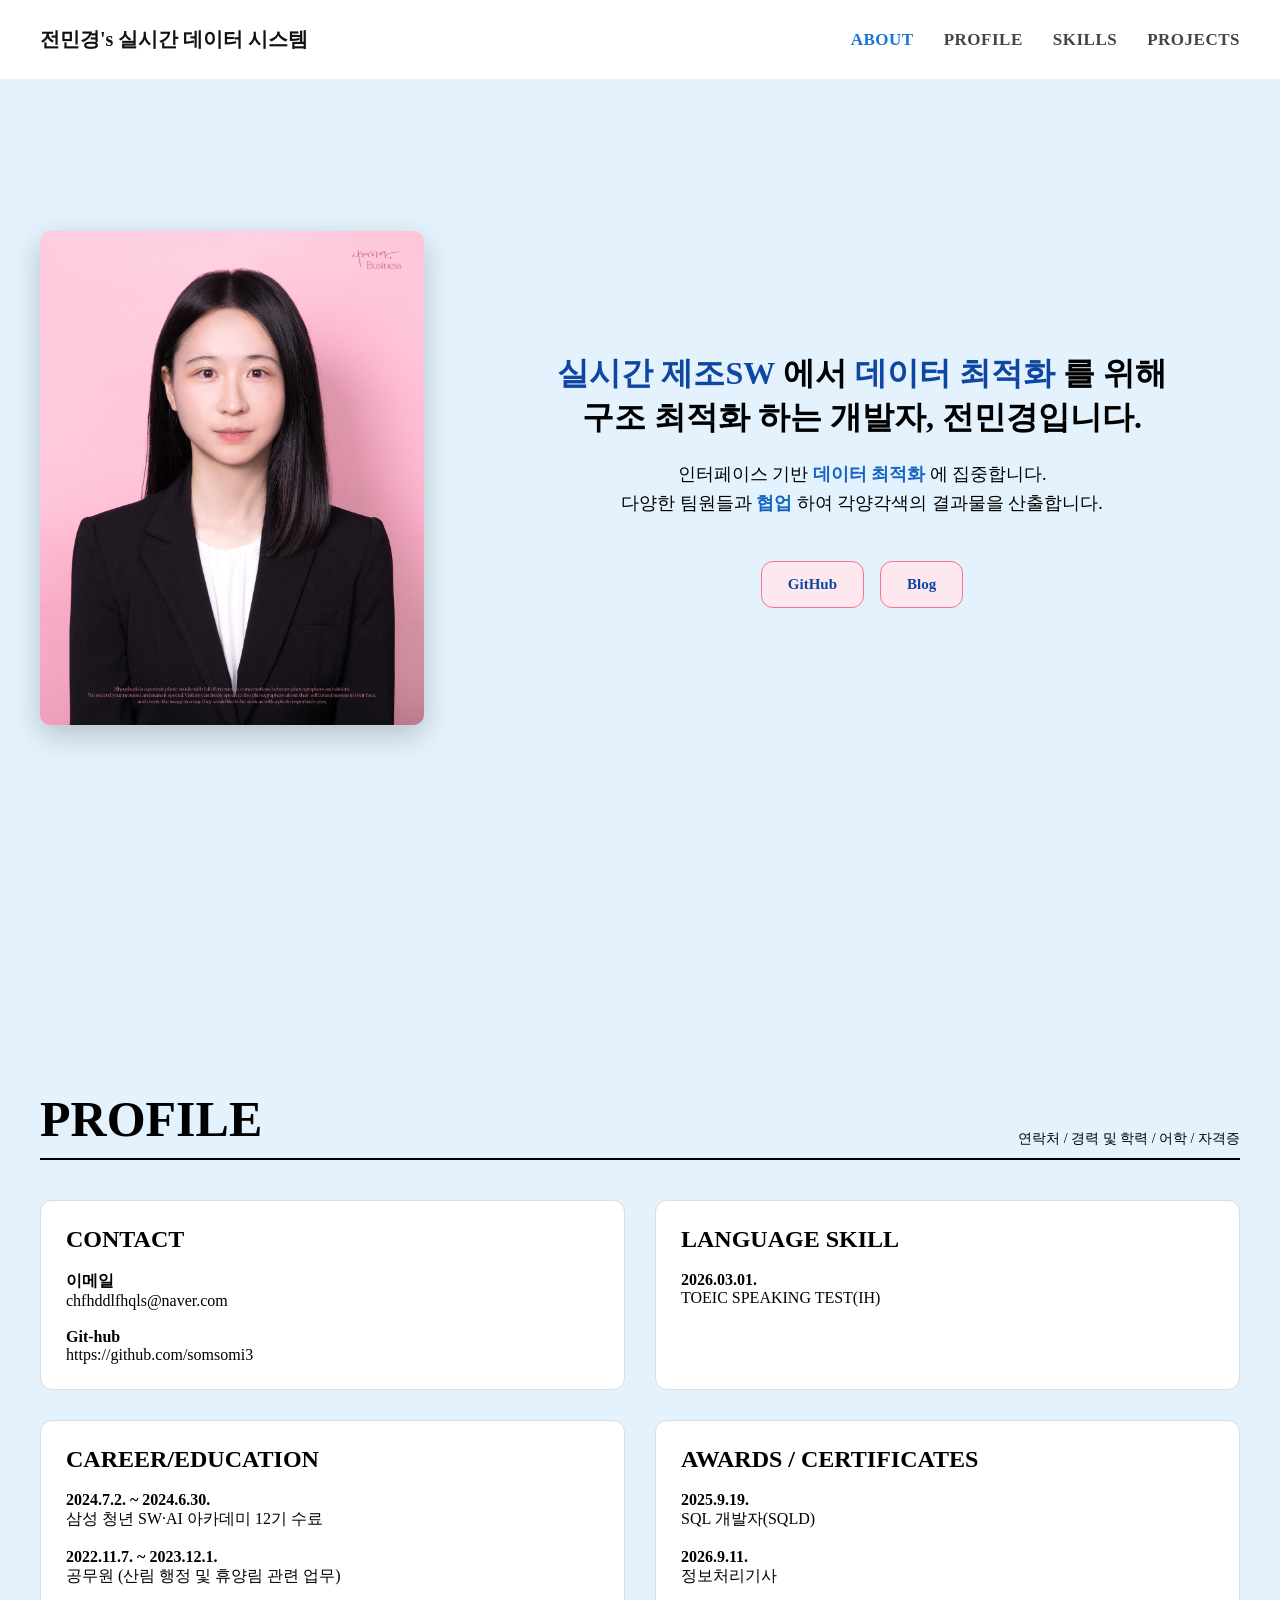
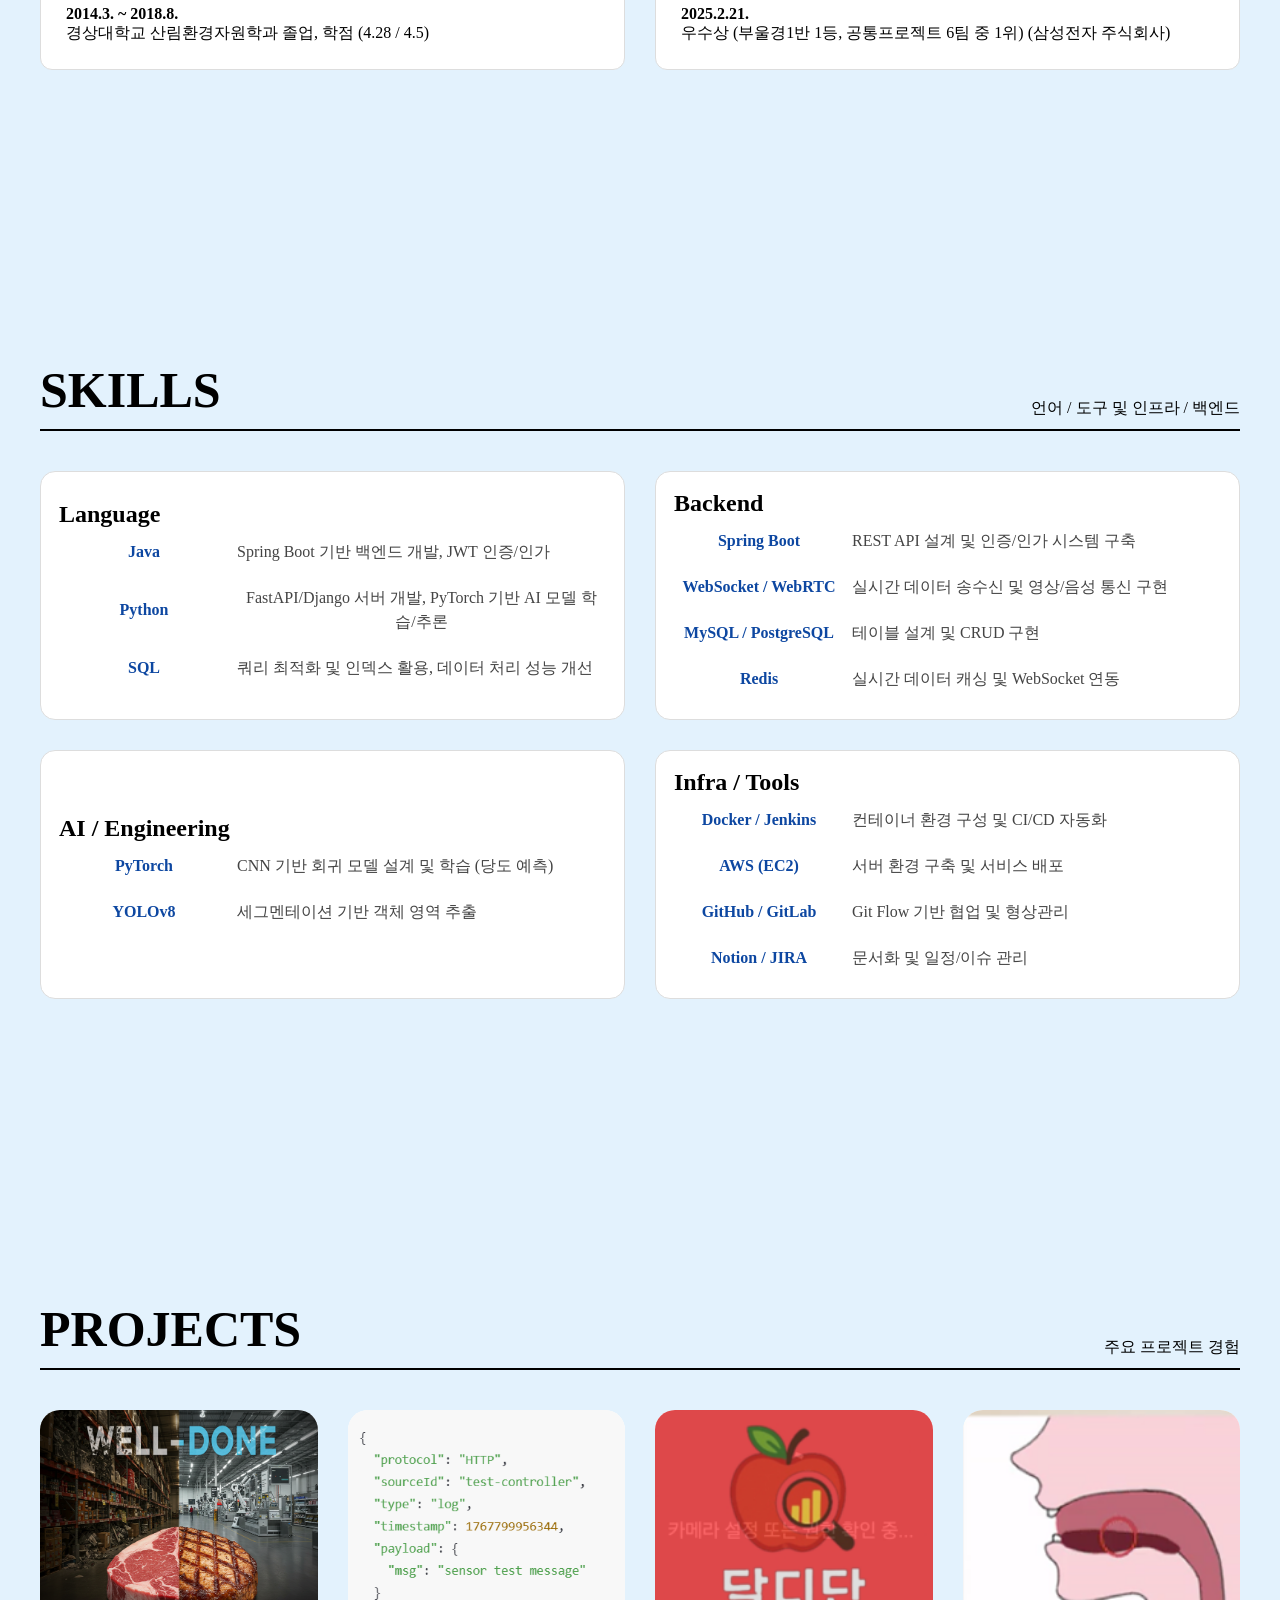
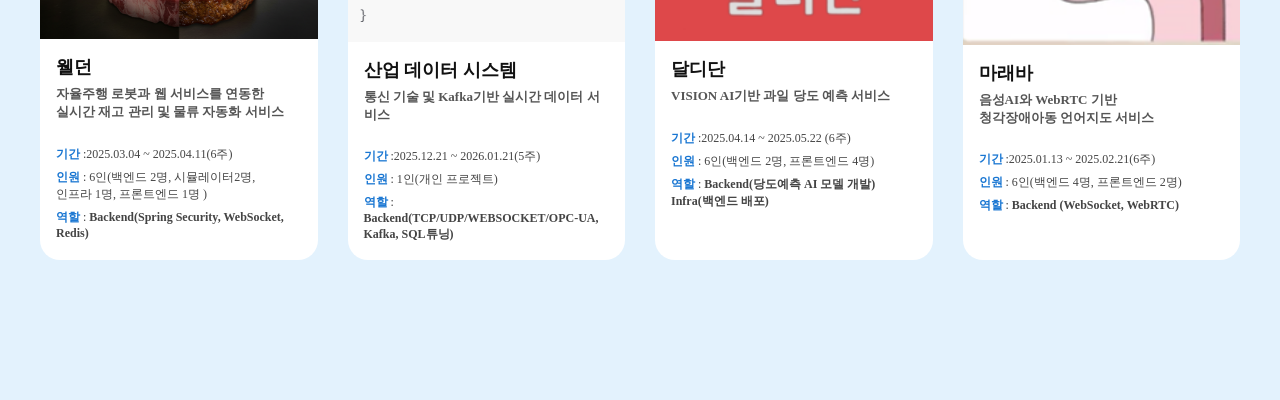
<file: index.html>
<!doctype html>
<html lang="ko">
  <head>
    <meta charset="UTF-8" />
    <title>민경's 포트폴리오</title>
    <link rel="stylesheet" href="css/style.css" />
  </head>

  <body>
    <nav class="navbar">
      <!-- 왼쪽 -->
      <div class="navbar-title">
        <a href="#page1">
          <span class="title-full">전민경's 실시간 데이터 시스템</span>
          <span class="title-short">민경's</span>
        </a>
      </div>

      <!-- 오른쪽 -->
      <div class="navbar-menu">
        <a href="#page1" class="nav-link active">ABOUT</a>
        <a href="#page2" class="nav-link">PROFILE</a>
        <a href="#page3" class="nav-link">SKILLS</a>
        <a href="#page4" class="nav-link">PROJECTS</a>
      </div>
    </nav>

    <section id="page1" class="page first-page">
      <div class="profile-container">
        <!-- 왼쪽 사진 -->
        <div class="profile-left">
          <img src="images/프로필사진.jpg" alt="프로필" />
        </div>

        <!-- 오른쪽 내용 -->
        <div class="profile-right">
          <h1>
            <span class="highlight">실시간 제조SW</span>
            에서
            <span class="highlight">데이터 최적화</span>
            를 위해
            <br />
            구조 최적화 하는 개발자, 전민경입니다.
          </h1>

          <p class="desc">
            인터페이스 기반
            <span class="highlight-sub">데이터 최적화</span>
            에 집중합니다.
            <br />
            다양한 팀원들과
            <span class="highlight-sub">협업</span>
            하여 각양각색의 결과물을 산출합니다.
          </p>

          <div class="link-group">
            <a href="https://github.com/somsomi3" target="_blank" class="soft-btn">GitHub</a>

            <a href="https://happyhappy3.tistory.com/" target="_blank" class="soft-btn">Blog</a>
          </div>
        </div>
      </div>
    </section>

    <section id="page2" class="page">
      <div class="detail-container">
        <!-- 제목 -->
        <div class="detail-header">
          <h1>PROFILE</h1>
          <p>연락처 / 경력 및 학력 / 어학 / 자격증</p>
        </div>

        <div class="detail-view">
          <!-- 내용 (구조 변경됨) -->
          <div class="detail-content">
            <div class="block">
              <h2>CONTACT</h2>
              <br />
              <p>
                <b>이메일</b>
                <br />
                chfhddlfhqls@naver.com
              </p>
              <br />
              <p>
                <b>Git-hub</b>
                <br />
                <a href="https://github.com/somsomi3" target="_blank">https://github.com/somsomi3</a>
              </p>
            </div>

            <div class="block">
              <h2>LANGUAGE SKILL</h2>
              <br />
              <p>
                <b>2026.03.01.</b>
                <br />
                TOEIC SPEAKING TEST(IH)
              </p>
            </div>

            <div class="block">
              <h2>CAREER/EDUCATION</h2>
              <br />
              <p>
                <b>2024.7.2. ~ 2024.6.30.</b>
                <br />
                삼성 청년 SW·AI 아카데미 12기 수료
              </p>
              <br />
              <p>
                <b>2022.11.7. ~ 2023.12.1.</b>
                <br />
                공무원 (산림 행정 및 휴양림 관련 업무)
              </p>
              <br />
              <p>
                <b>2014.3. ~ 2018.8.</b>
                <br />
                경상대학교 산림환경자원학과 졸업, 학점 (4.28 / 4.5)
              </p>
            </div>

            <div class="block">
              <h2>AWARDS / CERTIFICATES</h2>
              <br />

              <p>
                <b>2025.9.19.</b>
                <br />
                SQL 개발자(SQLD)
              </p>
              <br />
              <p>
                <b>2026.9.11.</b>
                <br />
                정보처리기사
              </p>

              <br />
              <p>
                <b>2025.2.21.</b>
                <br />
                우수상 (부울경1반 1등, 공통프로젝트 6팀 중 1위) (삼성전자 주식회사)
              </p>
            </div>
          </div>
        </div>
        <!-- dots -->
        <div class="dots detail-dots">
          <span class="dot active" onclick="goDetailSlide(0)"></span>
          <span class="dot" onclick="goDetailSlide(1)"></span>
          <span class="dot" onclick="goDetailSlide(2)"></span>
          <span class="dot" onclick="goDetailSlide(3)"></span>
        </div>
      </div>
    </section>
    <script>
      function goDetailSlide(index) {
        const grid = document.querySelector(".detail-content")
        const view = document.querySelector(".detail-view")
        const dots = document.querySelectorAll(".detail-dots .dot")

        const viewWidth = view.clientWidth

        grid.style.transform = `translateX(-${index * viewWidth}px)`

        dots.forEach((dot) => dot.classList.remove("active"))
        dots[index].classList.add("active")
      }
    </script>

    <section id="page3" class="page">
      <div class="skill-container">
        <!-- 헤더 -->
        <div class="skill-header">
          <h1>SKILLS</h1>
          <p>언어 / 도구 및 인프라 / 백엔드</p>
        </div>

        <!-- 본문 -->
 <div class="skill-view">
  <div class="skill-grid">

    <!-- Language -->
<div class="skill-card">
  <h2>Language</h2>

  <div class="skill-item">
    <span class="skill-name">Java</span>
    <span class="skill-desc">Spring Boot 기반 백엔드 개발, JWT 인증/인가</span>
  </div>

  <div class="skill-item">
    <span class="skill-name">Python</span>
    <span class="skill-desc">FastAPI/Django 서버 개발, PyTorch 기반 AI 모델 학습/추론</span>
  </div>

  <div class="skill-item">
    <span class="skill-name">SQL</span>
    <span class="skill-desc">쿼리 최적화 및 인덱스 활용, 데이터 처리 성능 개선</span>
  </div>
</div>


<!-- Backend -->
<div class="skill-card">
  <h2>Backend</h2>

  <div class="skill-item">
    <span class="skill-name">Spring Boot</span>
    <span class="skill-desc">REST API 설계 및 인증/인가 시스템 구축</span>
  </div>

  <div class="skill-item">
    <span class="skill-name">WebSocket / WebRTC</span>
    <span class="skill-desc">실시간 데이터 송수신 및 영상/음성 통신 구현</span>
  </div>

  <div class="skill-item">
    <span class="skill-name">MySQL / PostgreSQL</span>
    <span class="skill-desc">테이블 설계 및 CRUD 구현</span>
  </div>

  <div class="skill-item">
    <span class="skill-name">Redis</span>
    <span class="skill-desc">실시간 데이터 캐싱 및 WebSocket 연동</span>
  </div>
</div>


<!-- AI / Engineering -->
<div class="skill-card">
  <h2>AI / Engineering</h2>

  <div class="skill-item">
    <span class="skill-name">PyTorch</span>
    <span class="skill-desc">CNN 기반 회귀 모델 설계 및 학습 (당도 예측)</span>
  </div>

  <div class="skill-item">
    <span class="skill-name">YOLOv8</span>
    <span class="skill-desc">세그멘테이션 기반 객체 영역 추출</span>
  </div>
</div>


<!-- Infra / Tools -->
<div class="skill-card">
  <h2>Infra / Tools</h2>

  <div class="skill-item">
    <span class="skill-name">Docker / Jenkins</span>
    <span class="skill-desc">컨테이너 환경 구성 및 CI/CD 자동화</span>
  </div>

  <div class="skill-item">
    <span class="skill-name">AWS (EC2)</span>
    <span class="skill-desc">서버 환경 구축 및 서비스 배포</span>
  </div>

  <div class="skill-item">
    <span class="skill-name">GitHub / GitLab</span>
    <span class="skill-desc">Git Flow 기반 협업 및 형상관리</span>
  </div>

  <div class="skill-item">
    <span class="skill-name">Notion / JIRA</span>
    <span class="skill-desc">문서화 및 일정/이슈 관리</span>
  </div>
    </div>

  </div>

        </div>
        <div class="dots skill-dots">
          <span class="dot active" onclick="goSkillSlide(0)"></span>
          <span class="dot" onclick="goSkillSlide(1)"></span>
          <span class="dot" onclick="goSkillSlide(2)"></span>
        </div>
      </div>
    </section>

    <script>
      function goSkillSlide(index) {
        const grid = document.querySelector(".skill-grid")
        const view = document.querySelector(".skill-view")
        const dots = document.querySelectorAll(".skill-dots .dot")

        const viewWidth = view.clientWidth

        grid.style.transform = `translateX(-${index * viewWidth}px)`

        dots.forEach((dot) => dot.classList.remove("active"))
        dots[index].classList.add("active")
      }
    </script>

    <section id="page4" class="page">
      <div class="project-container">
        <!-- 헤더 -->
        <div class="project-header">
          <h1>PROJECTS</h1>
          <p>주요 프로젝트 경험</p>
        </div>

        <!-- 카드 영역 -->
        <div class="project-view">
          <div class="project-grid">
            <a href="projects/welldone.html" class="project-card">
              <div class="card-image">
                <img src="images/웰던메인.png" />
              </div>
              <div class="card-content">
                <h3 class="project-title">웰던</h3>
                <p class="project-desc">
                  <b>자율주행 로봇과 웹 서비스를 연동한<br>
                    실시간 재고 관리 및 물류 자동화 서비스</b>
                  <br />
                  <br />
                </p>
                <p class="project-meta">
                  <span class="label">기간</span>
                  :2025.03.04 ~ 2025.04.11(6주)
                </p>

                <p class="project-meta">
                  <span class="label">인원</span>
                  : 6인(백엔드 2명, 시뮬레이터2명,
                  <br />
                  인프라 1명, 프론트엔드 1명 )
                </p>
                <p class="project-meta">
                  <span class="label">역할</span>
                  :
                  <b>Backend(Spring Security, WebSocket, Redis)</b>
                  <br />
                </p>
              </div>
            </a>

            <a href="projects/dataflow.html" class="project-card">
              <div class="card-image">
                <img src="images/산업시스템메인.png" />
              </div>
              <div class="card-content">
                <h3 class="project-title">산업 데이터 시스템</h3>
                <p class="project-desc">
                  <b>통신 기술 및 Kafka기반 실시간 데이터 서비스</b>
                  <br />
                  <br />
                </p>
                <p class="project-meta">
                  <span class="label">기간</span>
                  :2025.12.21 ~ 2026.01.21(5주)
                </p>

                <p class="project-meta">
                  <span class="label">인원</span>
                  : 1인(개인 프로젝트)
                </p>

                <p class="project-meta">
                  <span class="label">역할</span>
                  :
                  <b>Backend(TCP/UDP/WEBSOCKET/OPC-UA,</b>
                  <br />
                  <b>Kafka, SQL튜닝)</b>
                  <br />
                </p>
              </div>
            </a>

            <a href="projects/daldidan.html" class="project-card">
              <div class="card-image">
                <img src="images/달디단메인.png" />
              </div>

              <div class="card-content">
                <h3 class="project-title">달디단</h3>
                <p class="project-desc">
                  <b>VISION AI기반 과일 당도 예측 서비스</b>
                  <br />
                  <br />
                </p>
                <p class="project-meta">
                  <span class="label">기간</span>
                  :2025.04.14 ~ 2025.05.22 (6주)
                </p>

                <p class="project-meta">
                  <span class="label">인원</span>
                  : 6인(백엔드 2명, 프론트엔드 4명)
                </p>

                <p class="project-meta">
                  <span class="label">역할</span>
                  :
                  <b>
                    Backend(당도예측 AI 모델 개발)
                    <br />
                    Infra(백엔드 배포)
                  </b>
                </p>
              </div>
            </a>

            <a href="projects/maraeba.html" class="project-card">
              <div class="card-image">
                <img src="images/마래바메인.png" />
              </div>

              <div class="card-content">
                <h3 class="project-title">마래바</h3>

                <p class="project-desc">
                  <b>
                    음성AI와 WebRTC 기반
                    <br />
                    청각장애아동 언어지도 서비스
                  </b>
                  <br />
                  <br />
                </p>

                <p class="project-meta">
                  <span class="label">기간</span>
                  :2025.01.13 ~ 2025.02.21(6주)
                </p>

                <p class="project-meta">
                  <span class="label">인원</span>
                  : 6인(백엔드 4명, 프론트엔드 2명)
                </p>

                <p class="project-meta">
                  <span class="label">역할</span>
                  :
                  <b>Backend (WebSocket, WebRTC)</b>
                </p>
              </div>
            </a>
          </div>
        </div>

        <!-- 점 추가 -->
        <div class="dots">
          <span class="dot active" onclick="goSlide(0)"></span>
          <span class="dot" onclick="goSlide(1)"></span>
          <span class="dot" onclick="goSlide(2)"></span>
          <span class="dot" onclick="goSlide(3)"></span>
        </div>
      </div>
    </section>
    <script>
      function goSlide(index) {
        const grid = document.querySelector(".project-grid")
        const view = document.querySelector(".project-view")
        const dots = document.querySelectorAll(".project-container .dot")

        const viewWidth = view.clientWidth

        grid.style.transform = `translateX(-${index * viewWidth}px)`

        dots.forEach((dot) => dot.classList.remove("active"))
        dots[index].classList.add("active")
      }
    </script>
    <script>
      const sections = document.querySelectorAll("section")
      const navLinks = document.querySelectorAll(".nav-link")

      window.addEventListener("scroll", () => {
        let current = ""

        sections.forEach((section) => {
          const sectionTop = section.offsetTop - 120
          if (scrollY >= sectionTop) {
            current = section.getAttribute("id")
          }
        })

        navLinks.forEach((link) => {
          link.classList.remove("active")
          if (link.getAttribute("href") === "#" + current) {
            link.classList.add("active")
          }
        })
      })
    </script>
  </body>
</html>
</file>
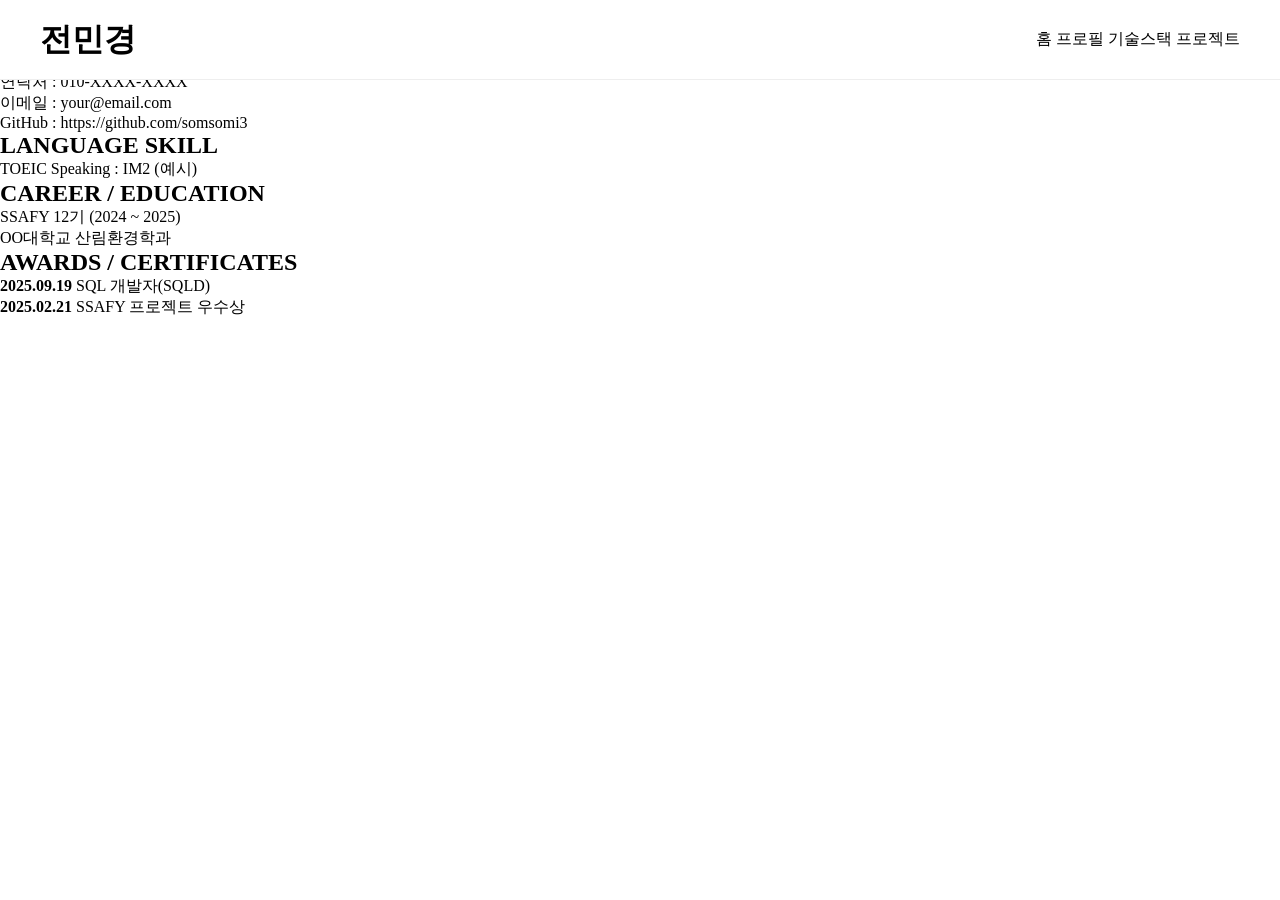
<file: pages/profile.html>
<!DOCTYPE html>
<html lang="ko">
<head>
  <meta charset="UTF-8">
  <title>PROFILE</title>
  <link rel="stylesheet" href="../css/style.css">
</head>
<body>

<header class="navbar">
  <h1>전민경</h1>
  <nav>
    <a href="../index.html">홈</a>
    <a href="profile.html">프로필</a>
    <a href="skills.html">기술스택</a>
    <a href="../projects/projects.html">프로젝트</a>
  </nav>
</header>

<section class="profile-page">

  <h1 class="title">PROFILE</h1>
  <p class="subtitle">
    CONTACT, CAREER/EDUCATION, LANGUAGE SKILL, AWARDS / CERTIFICATES
  </p>

  <div class="grid">

    <!-- 좌상 -->
    <div class="box">
      <h2>CONTACT</h2>
      <p>연락처 : 010-XXXX-XXXX</p>
      <p>이메일 : your@email.com</p>
      <p>GitHub : https://github.com/somsomi3</p>
    </div>

    <!-- 우상 -->
    <div class="box">
      <h2>LANGUAGE SKILL</h2>
      <p>TOEIC Speaking : IM2 (예시)</p>
    </div>

    <!-- 좌하 -->
    <div class="box">
      <h2>CAREER / EDUCATION</h2>
      <p>SSAFY 12기 (2024 ~ 2025)</p>
      <p>OO대학교 산림환경학과</p>
    </div>

    <!-- 우하 -->
    <div class="box">
      <h2>AWARDS / CERTIFICATES</h2>
      <p><b>2025.09.19</b> SQL 개발자(SQLD)</p>
      <p><b>2025.02.21</b> SSAFY 프로젝트 우수상</p>
    </div>

  </div>

</section>

</body>
</html>
</file>
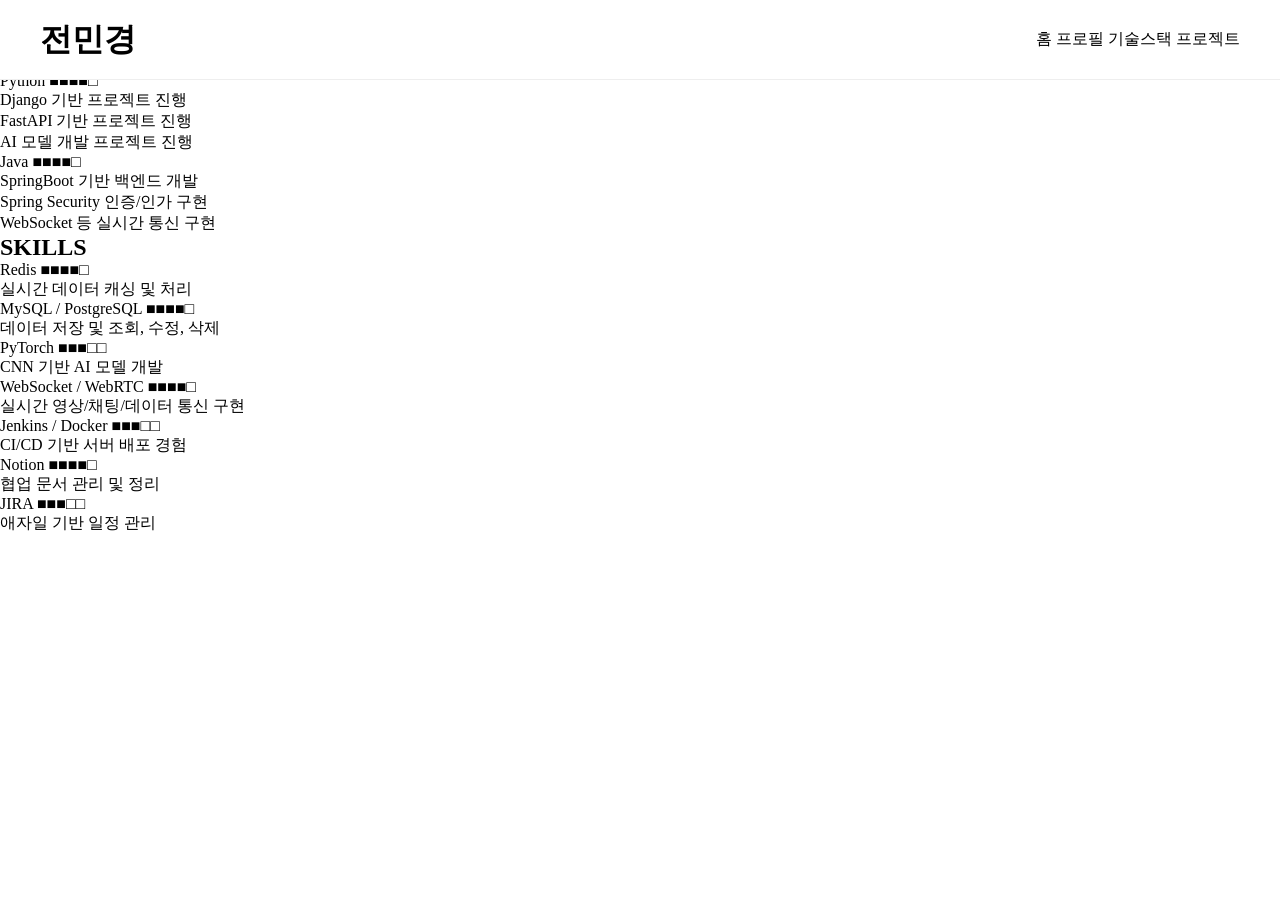
<file: pages/skills.html>
<!DOCTYPE html>
<html lang="ko">
<head>
  <meta charset="UTF-8">
  <title>SKILLS</title>
  <link rel="stylesheet" href="../css/style.css">
</head>
<body>

<header class="navbar">
  <h1>전민경</h1>
  <nav>
    <a href="../index.html">홈</a>
    <a href="profile.html">프로필</a>
    <a href="skills.html">기술스택</a>
    <a href="../projects/projects.html">프로젝트</a>
  </nav>
</header>

<section class="skills-page">

  <h1 class="title">PROFILE</h1>
  <p class="subtitle">SKILLS: Language, Tools, DataBase</p>

  <div class="grid">

    <!-- 좌상 -->
    <div class="box">
      <h2>SKILLS</h2>

      <div class="skill">
        <p>Python <span class="level">■■■■□</span></p>
        <ul>
          <li>Django 기반 프로젝트 진행</li>
          <li>FastAPI 기반 프로젝트 진행</li>
          <li>AI 모델 개발 프로젝트 진행</li>
        </ul>
      </div>

      <div class="skill">
        <p>Java <span class="level">■■■■□</span></p>
        <ul>
          <li>SpringBoot 기반 백엔드 개발</li>
          <li>Spring Security 인증/인가 구현</li>
          <li>WebSocket 등 실시간 통신 구현</li>
        </ul>
      </div>
    </div>

    <!-- 우상 -->
    <div class="box">
      <h2>SKILLS</h2>

      <div class="skill">
        <p>Redis <span class="level">■■■■□</span></p>
        <ul>
          <li>실시간 데이터 캐싱 및 처리</li>
        </ul>
      </div>

      <div class="skill">
        <p>MySQL / PostgreSQL <span class="level">■■■■□</span></p>
        <ul>
          <li>데이터 저장 및 조회, 수정, 삭제</li>
        </ul>
      </div>
    </div>

    <!-- 좌하 -->
    <div class="box">

      <div class="skill">
        <p>PyTorch <span class="level">■■■□□</span></p>
        <ul>
          <li>CNN 기반 AI 모델 개발</li>
        </ul>
      </div>

      <div class="skill">
        <p>WebSocket / WebRTC <span class="level">■■■■□</span></p>
        <ul>
          <li>실시간 영상/채팅/데이터 통신 구현</li>
        </ul>
      </div>

    </div>

    <!-- 우하 -->
    <div class="box">

      <div class="skill">
        <p>Jenkins / Docker <span class="level">■■■□□</span></p>
        <ul>
          <li>CI/CD 기반 서버 배포 경험</li>
        </ul>
      </div>

      <div class="skill">
        <p>Notion <span class="level">■■■■□</span></p>
        <ul>
          <li>협업 문서 관리 및 정리</li>
        </ul>
      </div>

      <div class="skill">
        <p>JIRA <span class="level">■■■□□</span></p>
        <ul>
          <li>애자일 기반 일정 관리</li>
        </ul>
      </div>

    </div>

  </div>

</section>

</body>
</html>
</file>
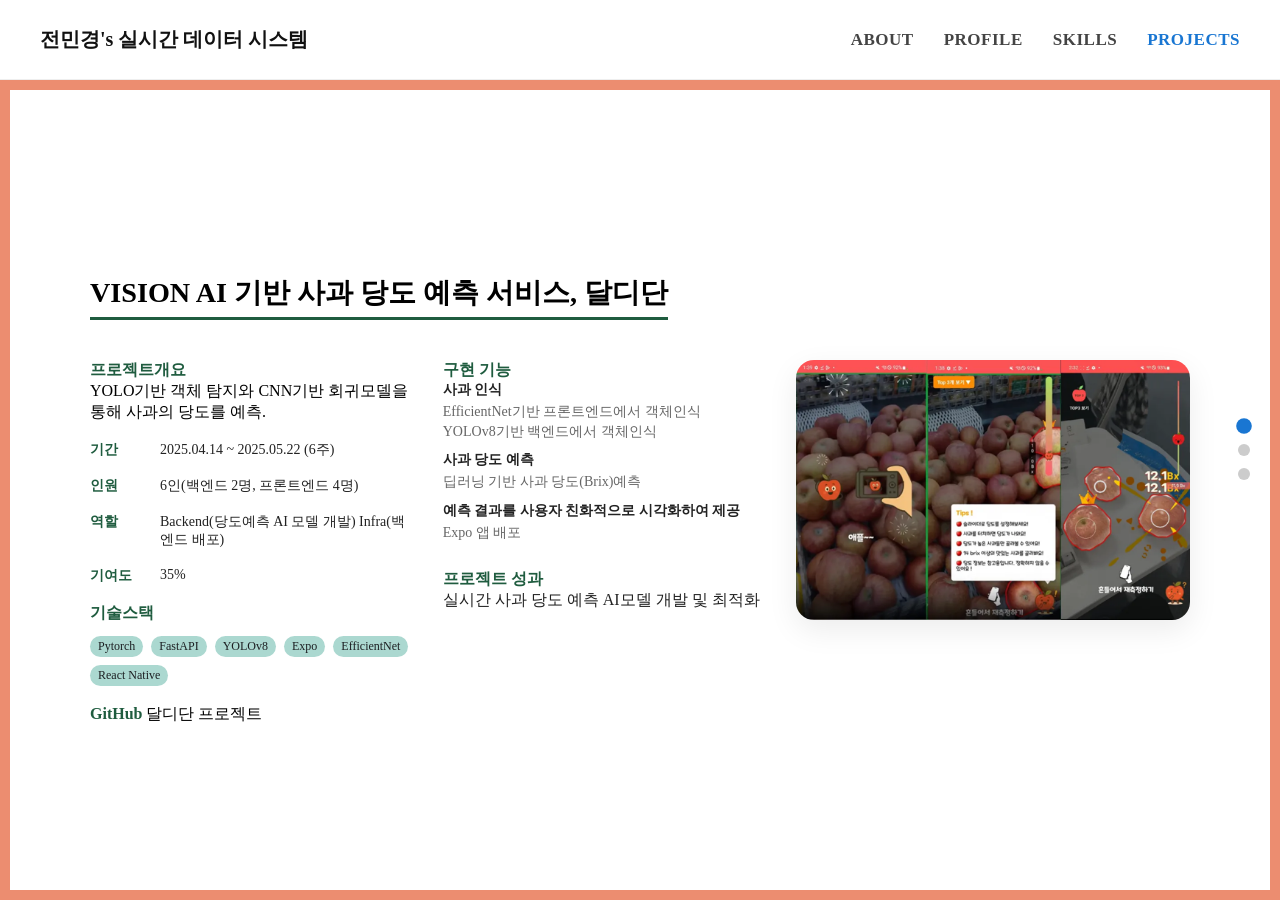
<file: projects/daldidan.html>
<!DOCTYPE html>
<html lang="ko">
<head>
  <meta charset="UTF-8">
  <title>달디단 프로젝트</title>

  <!-- 🔥 CSS 연결 (중요) -->
<link rel="stylesheet" href="../css/project.css">
<link rel="stylesheet" href="../css/daldidan.css">
</head>

<body>

<!-- 상단 네비 -->
<nav class="navbar">
  <!-- 왼쪽 -->
  <div class="navbar-title">
    <a href="../../index.html#page1">
      <span class="title-full">전민경's 실시간 데이터 시스템</span>
      <span class="title-short">민경's</span>
    </a>
  </div>

  <!-- 오른쪽 -->
  <div class="navbar-menu">
    <a href="../../index.html#page1" class="nav-link ">ABOUT</a>
    <a href="../../index.html#page2" class="nav-link">PROFILE</a>
    <a href="../../index.html#page3" class="nav-link">SKILLS</a>
    <a href="../../index.html#page4" class="nav-link active">PROJECTS</a>
  </div>
</nav>
<div class="snap-wrapper">


<!-- 페이지 1 -->
<section id="page1" class="snap-page">
  <div class="page-inner">

    <div class="maraeba-container">
        <h1 class="maraeba-title">
        VISION AI 기반 사과 당도 예측 서비스, 달디단<br>
        </h1>

        <!-- 핵심 변경 -->
        <div class="maraeba-layout">

    <!-- 왼쪽 -->
    <div class="left-box">
        <div class="info-block">
        <span class="info-label">프로젝트개요</span>
    <p>YOLO기반 객체 탐지와 CNN기반 회귀모델을 통해 사과의 당도를 예측.</p>
    </div>

    <div class="info-row">
        <span class="info-label">기간</span>
        <span class="info-value">2025.04.14 ~ 2025.05.22 (6주)</span>
    </div>

    <div class="info-row">
        <span class="info-label">인원</span>
        <span class="info-value">6인(백엔드 2명, 프론트엔드 4명)</span>
    </div>

    <div class="info-row">
        <span class="info-label">역할</span>
        <span class="info-value">Backend(당도예측 AI 모델 개발)
        Infra(백엔드 배포)
        </span>
    </div>

    <div class="info-row">
        <span class="info-label">기여도</span>
        <span class="info-value">35%</span>
    </div>

    <div class="info-block">
        <span class="info-label">기술스택</span>
            <div class="tech-stack">
            <span class="tech-tag">Pytorch</span>
            <span class="tech-tag">FastAPI</span>
            <span class="tech-tag">YOLOv8</span>
            <span class="tech-tag">Expo</span>
            <span class="tech-tag">EfficientNet</span>
            <span class="tech-tag">React Native</span>
            </div>
    </div>


    <p>
    <span class="info-label">GitHub</span>
        <a href="https://github.com/somsomi3/Daldidan" target="_blank">
            달디단 프로젝트
        </a>
    </p>

        </div>
        <!-- 가운데 -->
        <div class="center-box">
              <div class="info-block">
                <span class="info-label">구현 기능</span>
                <div class="feature-block">

                  <div class="feature-item">
                    <div class="feature-title">사과 인식</div>
                    <div class="feature-desc">
                      EfficientNet기반 프론트엔드에서 객체인식<br>
                      YOLOv8기반 백엔드에서 객체인식
                    </div>
                  </div>

                  <div class="feature-item">
                    <div class="feature-title">사과 당도 예측</div>
                    <div class="feature-desc">
                      딥러닝 기반 사과 당도(Brix)예측
                    </div>
                  </div>

                  <div class="feature-item">
                    <div class="feature-title">예측 결과를 사용자 친화적으로 시각화하여 제공</div>
                    <div class="feature-desc">
                      Expo 앱 배포
                    </div>
                  </div>

                </div>
              </div>

              <div class="info-block">
                <span class="info-label">프로젝트 성과</span><br>
                <span class="info-value">실시간 사과 당도 예측 AI모델 개발 및 최적화</span>
              
              </div>
            </div>

        <!-- 오른쪽 -->

        <div class="right-box">
            <div>
                <img src="../images/달디단1page.png" alt="">
            </div>
        </div>

      </div>

    </div>

  </div>
</section>



<section id="page2" class="snap-page">
  <div class="page-inner">

    <h2 class="sub-title">담당 구현 상세</h2>
    <div class="two-column">

      <!-- 왼쪽 -->
      <div>
        <h2>담당 구현</h2>

        <p>[AI 모델 개발]<br>
            VISION AI기반 CNN + 수작업 특징 기반 Fusion 모델 구현<br>
            Fine-tuning 및 Feature 확장 실험<br>
            초기 당도 예측 모델 개발(Linear Regression)<br>
          </p>

          <p>[인프라]<br>
            백엔드 배포<br>
            Jenkins와 Docker를 사용하여 GitLab파이프라인 구축<br>
            AWS EC2서버에서 배포 환경을 운영<br>
          </p>

        <h2>기술 선정 이유</h2>
        <p>
          CNN + 수작업 특징 기반 Fusion모델 선정<br>
        : 특징 만으로 당도 예측 모델의 신뢰성 부족으로,<br>
        CNN모델을 추가하여 구현함.

        </p>

        <h2>프로젝트 성과</h2>
        <p>
          - CNN회귀모델을 활용한 당도예측 모델 개발<br>
          - 푸른 사과 예외로직 구현<br>
          - 실측 테스트를 통해 신뢰도 확보
        </p>
      </div>

      <!-- 오른쪽 -->
        <div class="right-box2">
            <img src="../images/fixfix달디단2page_2.png" alt="">
            <img src="../images/fix달디단2page_2.png" alt="">
      </div>

    </div>

  </div>
</section>


<section id="page3" class="snap-page">
  <div class="page-inner">

      <div class="title-box">
    <h2 class="sub-title">트러블 슈팅</h2>
  </div>

<div class="two-column2">
    <!-- 왼쪽 -->
    <div>
      <img src="../images/달디단page3.jpg" alt="트러블슈팅1">
    </div>

    <!-- 오른쪽 -->
    <div>
      <h2>#1 모델성능 개선</h2>

      <p>
        <b>[문제]</b>
        수치 기반 feature 단독 사용 시<br>
        당도에 대한 설명력이 제한적(상관계수: 0.18)
      </p>

      <p>
        <b>[해결]</b>
          EfficientNet-B0 기반 CNN에서 이미지로부터 고차원 특징을 추출하고,
          기존 수치 기반 feature와 결합하여 총 1286차원의 feature 벡터를 구성.<br>

          이를 입력으로 하는 PyTorch 기반 MLP 회귀 모델을 설계하여 End-to-End 방식으로 학습
      </p>

      <p>
        <b>[결과]</b>
        MAE가 1.15로 감소, 상관계수(R²)가 0.45로 개선되어<br>
         당도 예측 성능 향상<br>

      </p>

            <h2>#2 성능 최적화</h2>

      <p>
        <b>[문제]</b>
          이미지 기반 당도 예측 시 추론 시간이 약 7초로 길어
          실시간 서비스 적용이 어려움
      </p>

      <p>
        <b>[해결]</b>
        입력 이미지의 ROI를 64×64 크기로 축소하는 전처리 구조를 적용하고,<br>
        FastAPI 기반 백엔드 구조를 도입하여 모델 추론 파이프라인을 최적화
      </p>

      <p>
        <b>[결과]</b>
        응답 시간을 약 7초 → 1초로 단축하여<br>
        실시간 서비스 적용이 가능한 수준으로 개선
      </p>
    </div>
    
  </div>


</section>


</div>
<div class="dots">
  <span class="dot active"></span>
  <span class="dot"></span>
  <span class="dot"></span>

</div>
<script>
const wrapper = document.querySelector(".snap-wrapper");
const dots = document.querySelectorAll(".dot");

/* 🔥 1. 스크롤 시 dot 변경 */
wrapper.addEventListener("scroll", () => {
  const scrollY = wrapper.scrollTop;
  const pageHeight = wrapper.clientHeight;

  let index = Math.round(scrollY / pageHeight);

  dots.forEach(dot => dot.classList.remove("active"));
  if (dots[index]) dots[index].classList.add("active");
});

/* 🔥 2. dot 클릭 시 이동 */
dots.forEach((dot, i) => {
  dot.addEventListener("click", () => {
    wrapper.scrollTo({
      top: i * wrapper.clientHeight,
      behavior: "smooth"
    });
  });
});
</script>
<script>
const sections = document.querySelectorAll("section");
const navLinks = document.querySelectorAll(".nav-link");

window.addEventListener("scroll", () => {
  let current = "";

  sections.forEach(section => {
    const sectionTop = section.offsetTop - 120;
    if (scrollY >= sectionTop) {
      current = section.getAttribute("id");
    }
  });

  navLinks.forEach(link => {
    link.classList.remove("active");
    if (link.getAttribute("href") === "#" + current) {
      link.classList.add("active");
    }
  });
});
</script>
</body>
</html>
</file>
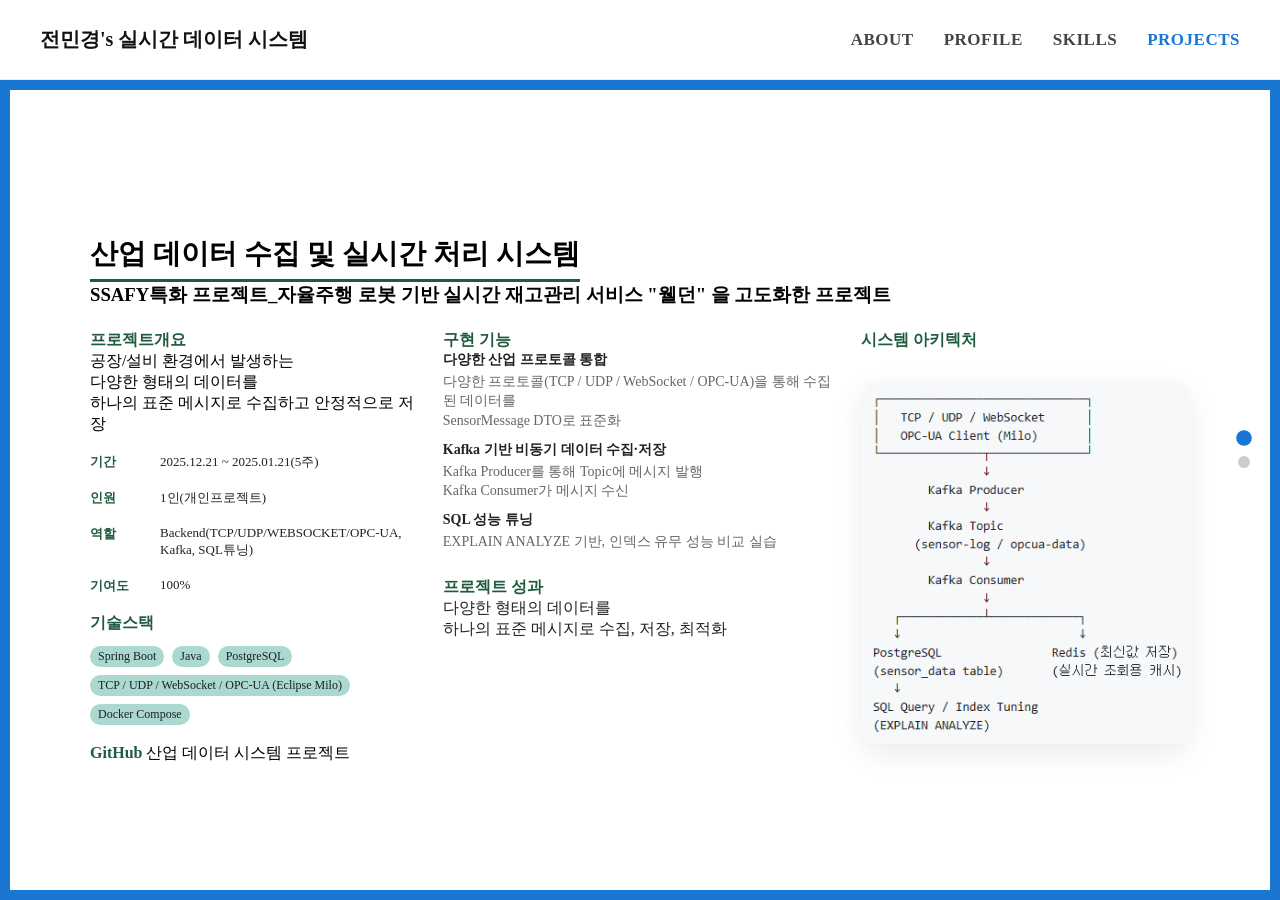
<file: projects/dataflow.html>
<!DOCTYPE html>
<html lang="ko">
<head>
  <meta charset="UTF-8">
  <title> 산업 데이터 시스템 프로젝트</title>

  <!-- 🔥 CSS 연결 (중요) -->
<link rel="stylesheet" href="../css/project.css">
<link rel="stylesheet" href="../css/dataflow.css">
</head>

<body>

<!-- 상단 네비 -->
<nav class="navbar">
  <!-- 왼쪽 -->
  <div class="navbar-title">
    <a href="../../index.html#page1">
      <span class="title-full">전민경's 실시간 데이터 시스템</span>
      <span class="title-short">민경's</span>
    </a>
  </div>

  <!-- 오른쪽 -->
  <div class="navbar-menu">
    <a href="../../index.html#page1" class="nav-link ">ABOUT</a>
    <a href="../../index.html#page2" class="nav-link">PROFILE</a>
    <a href="../../index.html#page3" class="nav-link">SKILLS</a>
    <a href="../../index.html#page4" class="nav-link active">PROJECTS</a>
  </div>
</nav>
<div class="snap-wrapper">


<!-- 페이지 1 -->
<section id="page1" class="snap-page">
  <div class="page-inner">

    <div class="maraeba-container">
      <h1 class="maraeba-title">
        산업 데이터 수집 및 실시간 처리 시스템
              <h3>SSAFY특화 프로젝트_자율주행 로봇 기반 실시간 재고관리 서비스 "웰던" 을 고도화한 프로젝트<br><br></h3>
      </h1>

      <!-- 핵심 변경 -->
      <div class="maraeba-layout">

        <!-- 왼쪽 -->
        <div class="left-box">
    <div class="info-block">
    <span class="info-label">프로젝트개요</span>
      <p>
                공장/설비 환경에서 발생하는<br> 다양한 형태의 데이터를<br>
                하나의 표준 메시지로 수집하고 안정적으로 저장
              </p>

    </div>

  <div class="info-row">
    <span class="info-label">기간</span>
    <span class="info-value">2025.12.21 ~ 2025.01.21(5주) </span>
  </div>

  <div class="info-row">
    <span class="info-label">인원</span>
    <span class="info-value">1인(개인프로젝트)</span>
  </div>

  <div class="info-row">
    <span class="info-label">역할</span>
    <span class="info-value">Backend(TCP/UDP/WEBSOCKET/OPC-UA, Kafka, SQL튜닝)</span>
  </div>

  <div class="info-row">
    <span class="info-label">기여도</span>
    <span class="info-value">100%</span>
  </div>

          <div class="info-block">
              <span class="info-label">기술스택</span>
                 <div class="tech-stack">
                  <span class="tech-tag">Spring Boot</span>
                  <span class="tech-tag">Java</span>
                  <span class="tech-tag">PostgreSQL</span>
                  <span class="tech-tag">TCP / UDP / WebSocket / OPC-UA (Eclipse Milo)</span>
                  <span class="tech-tag">Docker Compose</span>
                </div>

              </div>


          <p>
            <span class="info-label">GitHub</span>
            <a href="https://github.com/somsomi3/communication" target="_blank">
              산업 데이터 시스템 프로젝트
            </a>
          </p>

        </div>

        <!-- 가운데 -->
        <div class="center-box">


              <div class="info-block">
                <span class="info-label">구현 기능</span>
                <div class="feature-block">

                  <div class="feature-item">
                    <div class="feature-title">다양한 산업 프로토콜 통합</div>
                    <div class="feature-desc">
                      다양한 프로토콜(TCP / UDP / WebSocket / OPC-UA)을 통해 수집된 데이터를<br>
                      SensorMessage DTO로 표준화
                    </div>
                  </div>

                  <div class="feature-item">
                    <div class="feature-title">Kafka 기반 비동기 데이터 수집·저장</div>
                    <div class="feature-desc">
                      Kafka Producer를 통해 Topic에 메시지 발행<br>
                      Kafka Consumer가 메시지 수신
                    </div>
                  </div>

                  <div class="feature-item">
                    <div class="feature-title">SQL 성능 튜닝</div>
                    <div class="feature-desc">
                      EXPLAIN ANALYZE 기반, 인덱스 유무 성능 비교 실습
                    </div>
                  </div>

                </div>
              </div>

              <div class="info-block">
                <span class="info-label">프로젝트 성과</span><br>
                <span class="info-value">다양한 형태의 데이터를<br>
                   하나의 표준 메시지로 수집, 저장, 최적화</span>
              
              </div>
            </div>

        <!-- 오른쪽 -->
        <!-- 오른쪽 -->
        <div class="right-box">
          <h3 class="arch-title">시스템 아키텍처</h3>
          <img src="../images/fix산업시스템1page.png">
        </div>

      </div>

    </div>

  </div>
</section>



<section id="page2" class="snap-page">
  <div class="page-inner">

    <h2 class="sub-title">담당 구현 상세</h2>
    <div class="two-column">

      <!-- 왼쪽 -->
      <div>
        <h2>주요 기능</h2>
        <ul class="feature-list">
        <p>1. 다양한 산업 프로토콜 통합 (TCP / UDP / WebSocket / OPC-UA)<br>
            2. Kafka를 통한 비동기 메시징 처리<br>
            3. 로그성 데이터 저장을 고려한 DB사용<br>
            4. EXPLAIN ANALYZE 기반 SQL 성능 튜닝 실습        
        <p>
        </ul>

        <h2>데이터 흐름 설명</h2>
                <ul class="feature-list">
        <p>
            1. 다양한 프로토콜을 통해 수집된 데이터를 SensorMessage DTO로 표준화<br>
            2. Kafka Producer를 통해 Topic에 메시지 발행<br>
            3. Kafka Consumer가 메시지 수신<br>
            4. PostgreSQL에 로그성 데이터 저장<br>
            5. Redis에 센서 최신값 저장 (실시간 조회용 캐시)<br>
            6. EXPLAIN ANALYZE 기반 인덱스 유무 성능 비교 실습<br>
        </p>
      </ul>
        <h2>SQL튜닝을 통한 성능 최적화</h2>
        <p>
          - 20,000건 샘플 데이터 Insert<br>
          - created_at 인덱스 전/후 비교<br>
          - Seq Scan → Index Scan 전환 및 조회 성능 개선
        </p>
      </div>

      <!-- 오른쪽 -->
      <div class="right-box2">

        <!-- ===================== -->
        <!-- SensorMessage 구조 -->
        <!-- ===================== -->
        <div class="section-block">

          <div class="section-title">
            SensorMessageDTO로 통합된 데이터 구조
          </div>

          <div class="code-box">
        <pre><code>{
          "protocol": "HTTP",
          "sourceId": "test-controller",
          "type": "log",
          "timestamp": 1767799956344,
          "payload": {
            "msg": "sensor test message"
          }
        }</code></pre>
          </div>

        </div>


        <!-- ===================== -->
        <!-- SQL 튜닝 전 -->
        <!-- ===================== -->
        <div class="section-block">

          <div class="section-title">
            인덱스 적용 전 (Execution Time: 1.876 ms)
          </div>

          <img class="result-img" src="../images/산업시스템2page_1.png" alt="Before Index - Seq Scan">

        </div>


        <!-- ===================== -->
        <!-- SQL 튜닝 후 -->
        <!-- ===================== -->
        <div class="section-block">

          <div class="section-title">
            인덱스 적용 후 (Execution Time: 0.062 ms)
          </div>

          <img class="result-img" src="../images/산업시스템2page_2.png" alt="After Index - Index Scan">

        </div>
      </div>
    </div>
  </div>
</section>

</div>
<div class="dots">
  <span class="dot active"></span>
  <span class="dot"></span>
</div>
<script>
const wrapper = document.querySelector(".snap-wrapper");
const dots = document.querySelectorAll(".dot");

/* 🔥 1. 스크롤 시 dot 변경 */
wrapper.addEventListener("scroll", () => {
  const scrollY = wrapper.scrollTop;
  const pageHeight = wrapper.clientHeight;

  let index = Math.round(scrollY / pageHeight);

  dots.forEach(dot => dot.classList.remove("active"));
  if (dots[index]) dots[index].classList.add("active");
});

/* 🔥 2. dot 클릭 시 이동 */
dots.forEach((dot, i) => {
  dot.addEventListener("click", () => {
    wrapper.scrollTo({
      top: i * wrapper.clientHeight,
      behavior: "smooth"
    });
  });
});
</script>
<script>
const sections = document.querySelectorAll("section");
const navLinks = document.querySelectorAll(".nav-link");

window.addEventListener("scroll", () => {
  let current = "";

  sections.forEach(section => {
    const sectionTop = section.offsetTop - 120;
    if (scrollY >= sectionTop) {
      current = section.getAttribute("id");
    }
  });

  navLinks.forEach(link => {
    link.classList.remove("active");
    if (link.getAttribute("href") === "#" + current) {
      link.classList.add("active");
    }
  });
});
</script>
</body>
</html>
</file>
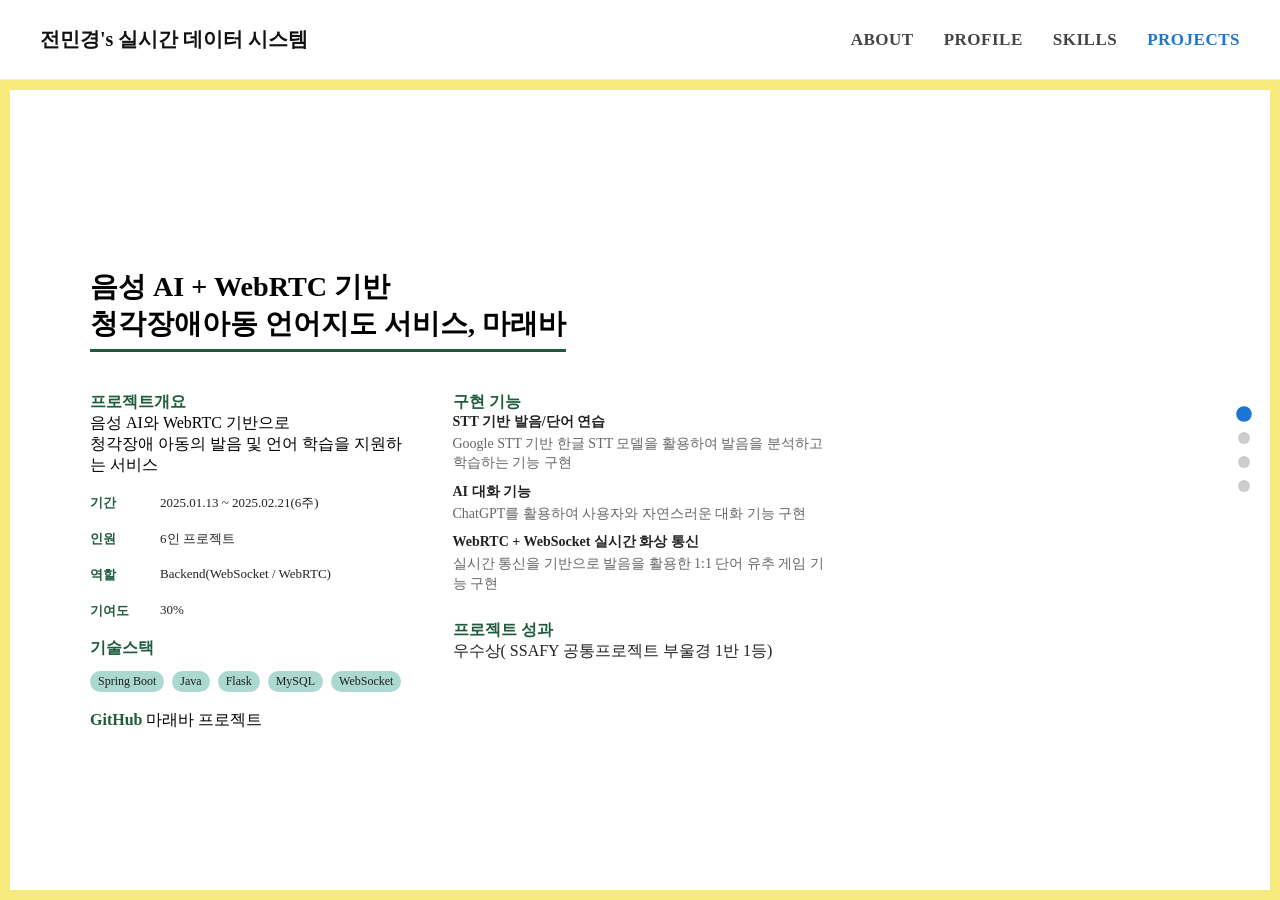
<file: projects/maraeba.html>
<!DOCTYPE html>
<html lang="ko">
<head>
  <meta charset="UTF-8">
  <title>마래바 프로젝트</title>

  <!-- 🔥 CSS 연결 (중요) -->
<link rel="stylesheet" href="../css/project.css">
<link rel="stylesheet" href="../css/maraeba.css">
</head>

<body>

<!-- 상단 네비 -->
<nav class="navbar">
  <!-- 왼쪽 -->
  <div class="navbar-title">
    <a href="../../index.html#page1">
      <span class="title-full">전민경's 실시간 데이터 시스템</span>
      <span class="title-short">민경's</span>
    </a>
  </div>

  <!-- 오른쪽 -->
  <div class="navbar-menu">
    <a href="../../index.html#page1" class="nav-link ">ABOUT</a>
    <a href="../../index.html#page2" class="nav-link">PROFILE</a>
    <a href="../../index.html#page3" class="nav-link">SKILLS</a>
    <a href="../../index.html#page4" class="nav-link active">PROJECTS</a>
  </div>
</nav>
<div class="snap-wrapper">


<!-- 페이지 1 -->
<section id="page1" class="snap-page">
  <div class="page-inner">

    <div class="maraeba-container">
      <h1 class="maraeba-title">
        음성 AI + WebRTC 기반<br>
        청각장애아동 언어지도 서비스, 마래바
      </h1>

      <!-- 핵심 변경 -->
      <div class="maraeba-layout">

        <!-- 왼쪽 -->
        <div class="left-box">
    <div class="info-block">
    <span class="info-label">프로젝트개요</span>
      <p>
                음성 AI와 WebRTC 기반으로<br>
                청각장애 아동의 발음 및 언어 학습을 지원하는 서비스
              </p>

    </div>

  <div class="info-row">
    <span class="info-label">기간</span>
    <span class="info-value">2025.01.13 ~ 2025.02.21(6주) </span>
  </div>

  <div class="info-row">
    <span class="info-label">인원</span>
    <span class="info-value">6인 프로젝트</span>
  </div>

  <div class="info-row">
    <span class="info-label">역할</span>
    <span class="info-value">Backend(WebSocket / WebRTC)</span>
  </div>

  <div class="info-row">
    <span class="info-label">기여도</span>
    <span class="info-value">30%</span>
  </div>

          <div class="info-block">
              <span class="info-label">기술스택</span>
                 <div class="tech-stack">
                  <span class="tech-tag">Spring Boot</span>
                  <span class="tech-tag">Java</span>
                  <span class="tech-tag">Flask</span>
                  <span class="tech-tag">MySQL</span>
                  <span class="tech-tag">WebSocket</span>
                </div>

              </div>


          <p>
    <span class="info-label">GitHub</span>
            <a href="https://github.com/somsomi3/Maraeba" target="_blank">
              마래바 프로젝트
            </a>
          </p>

        </div>

        <!-- 가운데 -->
        <div class="center-box">


              <div class="info-block">
                <span class="info-label">구현 기능</span>
                <div class="feature-block">

                  <div class="feature-item">
                    <div class="feature-title">STT 기반 발음/단어 연습</div>
                    <div class="feature-desc">
                      Google STT 기반 한글 STT 모델을 활용하여 
                      발음을 분석하고 학습하는 기능 구현
                    </div>
                  </div>

                  <div class="feature-item">
                    <div class="feature-title">AI 대화 기능</div>
                    <div class="feature-desc">
                      ChatGPT를 활용하여 사용자와 자연스러운 대화 기능 구현
                    </div>
                  </div>

                  <div class="feature-item">
                    <div class="feature-title">WebRTC + WebSocket 실시간 화상 통신</div>
                    <div class="feature-desc">
                      실시간 통신을 기반으로 발음을 활용한 
                      1:1 단어 유추 게임 기능 구현
                    </div>
                  </div>

                </div>
              </div>

              <div class="info-block">
                <span class="info-label">프로젝트 성과</span><br>
                <span class="info-value">우수상( SSAFY 공통프로젝트 부울경 1반 1등)</span>
              
              </div>
            </div>

        <!-- 오른쪽 -->
        <!-- 오른쪽 -->
        <div class="right-box">
          <video autoplay muted loop playsinline>
            <source src="../images/마래바1page_1.mp4" type="video/mp4">
          </video>

          <video autoplay muted loop playsinline>
            <source src="../images/마래바1page_2.mp4" type="video/mp4">
          </video>
        </div>

      </div>

    </div>

  </div>
</section>



<section id="page2" class="snap-page">
  <div class="page-inner">

    <h2 class="sub-title">담당 구현 상세</h2>
    <div class="two-column">

      <!-- 왼쪽 -->
      <div>
        <h2>담당 구현</h2>

          <p>[실시간 통신]<br>
            WebSocket 시그널링 서버 구축<br>
            WebRTC 연결 처리<br>
          </p>

          <p>[보안]<br>
            WebSocket 연결 시 JWT 기반 사용자 인증<br>
          </p>

          <p>[서비스]<br>
              WebRTC 화상 기반 단어 학습 게임 구현<br>
              실시간 영상/음성 처리 UI 구성<br>
          </p>



        <h2>기술 선정 이유</h2>
        <p>
          WebSocket:<br>
          [이유1]
          직접 시그널링 서버를 구현함으로써 WebRTC 연결 흐름을 제어하고,<br>
          Spring Boot 인증 시스템과 통합하여 사용자 식별을 수행.<br><br>

          [이유2]
          Polling 방식 대비 낮은 지연으로<br>
          실시간 통신 환경에 적합한 구조를 설계.
        </p>

        <h2>프로젝트 성과</h2>
        <p>
          - SSAFY 공통 프로젝트 우수상 (부울경 1반 1등)<br>
          - Sherpa-ONNX Zipformer 기반 STT 모델 적용<br>
          - WebRTC + WebSocket 기반 실시간 학습 게임 구현
        </p>
      </div>

      <!-- 오른쪽 -->
        <div class="right-box2">
          <video autoplay muted loop playsinline>
            <source src="../images/마래바2page.mp4" type="video/mp4">
          </video>
      </div>

    </div>

  </div>
</section>


<section id="page3" class="snap-page">
  <div class="page-inner">

      <div class="title-box">
    <h2 class="sub-title">트러블 슈팅</h2>
    <h3 class="sub-number">#1 인터셉터</h3>
  </div>

<div class="two-column2">
    <!-- 왼쪽 -->
    <div>
      <img src="../images/마래바3page.png" alt="트러블슈팅1">
    </div>

    <!-- 오른쪽 -->
    <div>
      <h2>관련: WebSocket 인증 문제</h2>

      <p>
        <b>[문제]</b><br>
        WebSocket 연결 시 Spring Security 필터가 적용되지 않아,<br>
        JWT 로그인만으로는 연결 사용자의 인증 및 식별이 불가능
      </p>

      <p>
        <b>[해결]</b><br>
        HandshakeInterceptor를 적용하여<br>
        유효한 사용자만 WebSocket 연결을 허용하도록 구현
      </p>

      <p>
        <b>[결과]</b><br>
        인증된 사용자만 WebSocket 연결이 가능하도록 개선하여<br>
        실시간 통신 환경에서 사용자 식별 및 보안성 확보
      </p>
    </div>
  </div>

  </div>
</section>


<section id="page4" class="snap-page">
  <div class="page-inner">
  <div class="title-box">
    <h2 class="sub-title">트러블 슈팅</h2>
    <h3 class="sub-number">#2 TURN 서버</h3>
  </div>

<div class="two-column2">
    <!-- 왼쪽 -->
    <div>
      <img src="../images/fix마래바4page.png" alt="트러블슈팅2">
    </div>

    <!-- 오른쪽 -->
    <div>
      <h2>관련: WebRTC 연결 문제</h2>

      <p>
        <b>[문제]</b><br>
        WebRTC P2P 연결이 NAT 및 방화벽 환경에서 실패하여<br>
        일부 사용자 간 영상 및 음성 연결이 불가능
      </p>

      <p>
        <b>[해결]</b><br>
        Coturn 기반 TURN 서버를 구축하여<br>
        중계 방식의 연결 구조를 적용
      </p>

      <p>
        <b>[결과]</b><br>
        다양한 네트워크 환경에서도<br>
        안정적인 WebRTC 연결이 가능하도록 개선
      </p>


    </div>
  </div>
  </div>
</section>
</div>
<div class="dots">
  <span class="dot active"></span>
  <span class="dot"></span>
  <span class="dot"></span>
  <span class="dot"></span>
</div>
<script>
const wrapper = document.querySelector(".snap-wrapper");
const dots = document.querySelectorAll(".dot");

/* 🔥 1. 스크롤 시 dot 변경 */
wrapper.addEventListener("scroll", () => {
  const scrollY = wrapper.scrollTop;
  const pageHeight = wrapper.clientHeight;

  let index = Math.round(scrollY / pageHeight);

  dots.forEach(dot => dot.classList.remove("active"));
  if (dots[index]) dots[index].classList.add("active");
});

/* 🔥 2. dot 클릭 시 이동 */
dots.forEach((dot, i) => {
  dot.addEventListener("click", () => {
    wrapper.scrollTo({
      top: i * wrapper.clientHeight,
      behavior: "smooth"
    });
  });
});
</script>
<script>
const sections = document.querySelectorAll("section");
const navLinks = document.querySelectorAll(".nav-link");

window.addEventListener("scroll", () => {
  let current = "";

  sections.forEach(section => {
    const sectionTop = section.offsetTop - 120;
    if (scrollY >= sectionTop) {
      current = section.getAttribute("id");
    }
  });

  navLinks.forEach(link => {
    link.classList.remove("active");
    if (link.getAttribute("href") === "#" + current) {
      link.classList.add("active");
    }
  });
});
</script>
</body>
</html>
</file>
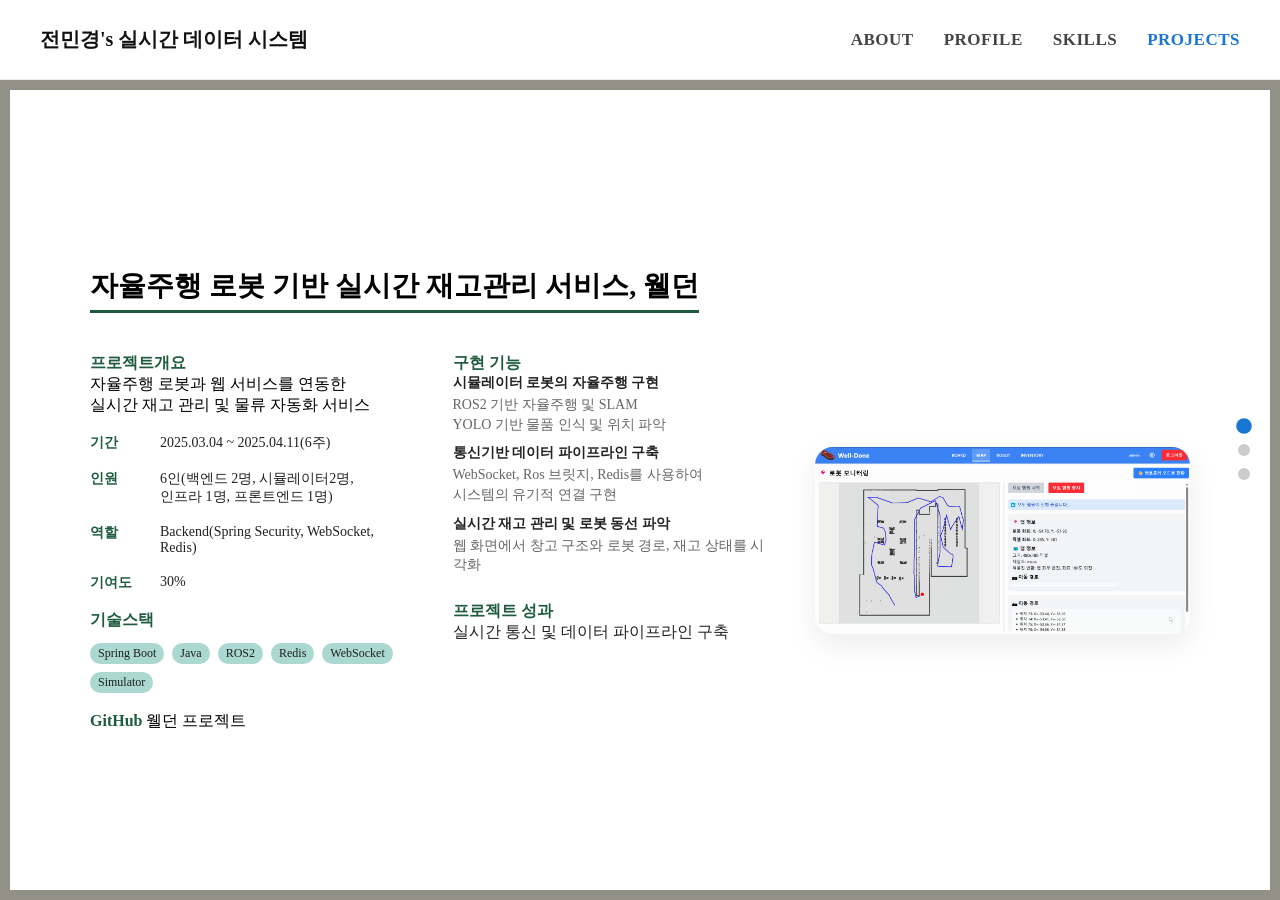
<file: projects/welldone.html>
<!DOCTYPE html>
<html lang="ko">
<head>
  <meta charset="UTF-8">
  <title>웰던(Well-Done) 프로젝트</title>

  <!-- 🔥 CSS 연결 (중요) -->
<link rel="stylesheet" href="../css/project.css">
<link rel="stylesheet" href="../css/welldone.css">
</head>

<body>

<!-- 상단 네비 -->
<nav class="navbar">
  <!-- 왼쪽 -->
  <div class="navbar-title">
    <a href="../../index.html#page1">
      <span class="title-full">전민경's 실시간 데이터 시스템</span>
      <span class="title-short">민경's</span>
    </a>
  </div>

  <!-- 오른쪽 -->
  <div class="navbar-menu">
    <a href="../../index.html#page1" class="nav-link ">ABOUT</a>
    <a href="../../index.html#page2" class="nav-link">PROFILE</a>
    <a href="../../index.html#page3" class="nav-link">SKILLS</a>
    <a href="../../index.html#page4" class="nav-link active">PROJECTS</a>
  </div>
</nav>


<div class="snap-wrapper">


<!-- 페이지 1 -->
<section id="page1" class="snap-page">
  <div class="page-inner">

    <div class="maraeba-container">
      <h1 class="maraeba-title">
        자율주행 로봇 기반 실시간 재고관리 서비스, 웰던
      </h1>

      <!-- 🔥 핵심 변경 -->
      <div class="maraeba-layout">

        <!-- 왼쪽 -->
        <div class="left-box">
    <div class="info-block">
    <span class="info-label">프로젝트개요</span>
      <p>자율주행 로봇과 웹 서비스를 연동한 <br>
        실시간 재고 관리 및 물류 자동화 서비스
      </p>

    </div>

  <div class="info-row">
    <span class="info-label">기간</span>
    <span class="info-value">2025.03.04 ~ 2025.04.11(6주)</span>
  </div>

  <div class="info-row">
    <span class="info-label">인원</span>
    <span class="info-value">6인(백엔드 2명, 시뮬레이터2명,<br>
       인프라 1명, 프론트엔드 1명)</span>
  </div>

  <div class="info-row">
    <span class="info-label">역할</span>
    <span class="info-value">Backend(Spring Security, WebSocket, Redis)</span>
  </div>

  <div class="info-row">
    <span class="info-label">기여도</span>
    <span class="info-value">30%</span>
  </div>

          <div class="info-block">
              <span class="info-label">기술스택</span>
                 <div class="tech-stack">
                  <span class="tech-tag">Spring Boot</span>
                  <span class="tech-tag">Java</span>
                  <span class="tech-tag">ROS2</span>
                  <span class="tech-tag">Redis</span>
                  <span class="tech-tag">WebSocket</span>
                  <span class="tech-tag">Simulator</span>
                </div>
              </div>


          <p>
            <span class="info-label">GitHub</span>
            <a href="https://github.com/somsomi3/Well-Done" target="_blank">
              웰던 프로젝트
            </a>
          </p>

        </div>

        <!-- 가운데 -->
        <div class="center-box">
              <div class="info-block">
                <span class="info-label">구현 기능</span>
                <div class="feature-block">

                  <div class="feature-item">
                    <div class="feature-title">시뮬레이터 로봇의 자율주행 구현</div>
                    <div class="feature-desc">
                      ROS2 기반 자율주행 및 SLAM<br> 
                      YOLO 기반 물품 인식 및 위치 파악
                    </div>
                  </div>

                  <div class="feature-item">
                    <div class="feature-title">통신기반 데이터 파이프라인 구축</div>
                    <div class="feature-desc">
                      WebSocket, Ros 브릿지, Redis를 사용하여<br>
                      시스템의 유기적 연결 구현
                    </div>
                  </div>

                  <div class="feature-item">
                    <div class="feature-title">실시간 재고 관리 및 로봇 동선 파악</div>
                    <div class="feature-desc">
                      웹 화면에서 창고 구조와 로봇 경로, 재고 상태를 시각화
                    </div>
                  </div>

                </div>
              </div>

              <div class="info-block">
                <span class="info-label">프로젝트 성과</span><br>
                <span class="info-value">
                실시간 통신 및 데이터 파이프라인 구축</span>
              
              </div>
            </div>

        <!-- 오른쪽 -->
        <!-- 오른쪽 -->
        <div class="right-box2">
            <div>
                <img src="../images/fix웰던1page.png" alt="">
            </div>
        </div>

      </div>

    </div>

  </div>
</section>



<section id="page2" class="snap-page">
  <div class="page-inner">

    <h2 class="sub-title">담당 구현 상세</h2>
    <div class="two-column">

      <!-- 왼쪽 -->
      <div>
<h2>담당 구현</h2>

          <p>[실시간 통신 & 데이터 처리]<br>
            WebSocket 시그널링 서버 구축<br>
            로봇 위치 및 재고 데이터를 처리 및 저장<br>
            + Redis에 저장하여 실시간 경로, 지도정보 제공<br>
          </p>

          <p>[보안]<br>
            Spring Security 구현<br>
          </p>

          <p>[서비스]<br>
              로봇 이동경로 출력 및 재고 관리 기능 구현<br>
              사용자(매장관리자) 유저/인증 기능 구현<br>
          </p>

        <h2>기술 선정 이유</h2>
        <p>
          Redis: 시뮬레이터 내의 실시간 로봇의 경로 표시.
        <br>
          WebSocket: 통신 안정성 및 WebRTC활용 가능성 고려

        </p>

        <h2>프로젝트 성과</h2>
        <p>
          - ROS 브릿지를 통해 넘어온 정보를 백엔드에 저장<br>
          - Redis를 사용하여, 로봇의 실시간 좌표를 출력<br>
          - WebSocket을 활용하여  프론트엔드에 로봇 좌표와 로봇이 바라보는 화면 출력
        </p>
      </div>

      <!-- 오른쪽 -->
        <div class="right-box">
            <img src="../images/fix웰던2page.png" alt="">
      </div>

    </div>

  </div>
</section>

<section id="page3" class="snap-page">
  <div class="page-inner">

      <div class="title-box">
    <h2 class="sub-title">트러블 슈팅</h2>
  </div>

<div class="two-column2">
    <!-- 왼쪽 -->
    <div>
      <img src="../images/웰던3page.png" alt="트러블슈팅1">
    </div>

    <!-- 오른쪽 -->
    <div>
      <h2>#1 실시간 데이터 처리성능 개선</h2>

      <p>
        <b>[문제]</b>
          로봇의 실시간 위치 데이터를 MySQL에 저장하면서<br>
          조회 지연이 발생하여 실시간 화면 반영이 어려움
      </p>

      <p>
        <b>[해결]</b>
          Redis를 캐시 및 실시간 저장소로 도입하여<br>
          최신 좌표 데이터를 메모리 기반으로 관리하도록 구조 개선
      </p>

      <p>
        <b>[결과]</b>
          실시간 위치 데이터 조회 속도를 개선하고<br>
          화면 반영 지연을 줄여 시스템 응답성 향상

      </p>

            <h2>#2 ROS 데이터 가공</h2>

      <p>
        <b>[문제]</b>
          ROS에서 전달되는 오도메트리 및 맵 데이터가<br>
          중첩된 구조로 제공되어 프론트엔드에서 직접 활용하기 어려움
      </p>

      <p>
        <b>[해결]</b>
        Backend에서 오도메트리 데이터의 x, y 좌표를 추출하여 단순화<br>
        맵 데이터를 2차원 grid 형태로 변환<br>
        필요한 데이터만 추출하여 WebSocket을 통해 전달하도록 구조 개선
      </p>

      <p>
        <b>[결과]</b>
        데이터 처리 책임을 Backend로 분리하여 시스템 구조 단순화 <br>
        실시간 데이터 처리 및 시각화 성능 향상<br>
      </p>
    </div>
    
  </div>


</section>

</div>
<div class="dots">
  <span class="dot active"></span>
  <span class="dot"></span>
  <span class="dot"></span>

</div>
<script>
const wrapper = document.querySelector(".snap-wrapper");
const dots = document.querySelectorAll(".dot");

/* 1. 스크롤 시 dot 변경 */
wrapper.addEventListener("scroll", () => {
  const scrollY = wrapper.scrollTop;
  const pageHeight = wrapper.clientHeight;

  let index = Math.round(scrollY / pageHeight);

  dots.forEach(dot => dot.classList.remove("active"));
  if (dots[index]) dots[index].classList.add("active");
});

/* 2. dot 클릭 시 이동 */
dots.forEach((dot, i) => {
  dot.addEventListener("click", () => {
    wrapper.scrollTo({
      top: i * wrapper.clientHeight,
      behavior: "smooth"
    });
  });
});
</script>
<script>
const sections = document.querySelectorAll("section");
const navLinks = document.querySelectorAll(".nav-link");

window.addEventListener("scroll", () => {
  let current = "";

  sections.forEach(section => {
    const sectionTop = section.offsetTop - 120;
    if (scrollY >= sectionTop) {
      current = section.getAttribute("id");
    }
  });

  navLinks.forEach(link => {
    link.classList.remove("active");
    if (link.getAttribute("href") === "#" + current) {
      link.classList.add("active");
    }
  });
});
</script>
</body>
</html>
</file>
<file: css/style.css>
/* 기본 */
* {
  margin: 0;
  padding: 0;
  box-sizing: border-box;
}
a,
a:visited,
a:hover,
a:active {
  text-decoration: none;
}
a,
a:visited {
  text-decoration: none;
  color: inherit; /* 부모 색 따라감 */
}
html {
  scroll-behavior: smooth;
  scroll-snap-type: y mandatory;
}

/* 모바일에서는 snap 제거 (겹침 방지) */
/* @media (max-width: 900px) {
  html {
    /* scroll-snap-type: none; */
  /* } */
/* } */ */

body {
  font-family: sans-serif;
  
}

/* 네비 */
.navbar {
  position: fixed;
  top: 0;
  width: 100%;
  height: 80px;
  background: white;

  display: flex;
  justify-content: space-between;
  align-items: center;

  padding: 0 40px; /* 양쪽 여백 */

  z-index: 1000;
}

/* 왼쪽 타이틀 */
.navbar-title {
  font-size: 20px;
  font-weight: bold;
}

/* 오른쪽 메뉴 */
.navbar-menu {
  display: flex;
  gap: 30px;
}

/* 페이지 공통 */
.page {
    height: 100vh;
  padding: 120px 40px 60px; /* 헤더 고려 */

  display: flex;
  justify-content: center;
  align-items: center; 
 box-sizing: border-box;
  scroll-snap-align: start;
}

/* 색 */
#page1,
#page2,
#page3,
#page4 {
  background: #e3f2fd;
}

/* ========================= */
/* 1페이지 */
/* ========================= */

.profile-container {
  width: 100%;       
  max-width: 1600px;
  width: 100%;
  align-items: center;
  display: flex;

  justify-content: center;
  gap: 60px;
}

/* 왼쪽 */
.profile-left img {
  width: clamp(280px, 30vw, 420px);
  height: auto;        /* 비율 유지 */
  object-fit: contain; /* 안 잘림 */
  border-radius: 10px; /* 살짝 둥글게 (선택) */
  box-shadow: 0 10px 30px rgba(0,0,0,0.2);
}

/* 오른쪽 */
.profile-right {
  flex: 1;

  display: flex;
  flex-direction: column;
  align-items: center;

  text-align: center;
}

.profile-right h1 {
  font-size: 32px;
  margin-bottom: 20px;
}

.profile-right .desc {
  font-size: 18px;
  line-height: 1.6;
  margin-bottom: 20px;
}
@media (max-width: 900px) {
  #page1 {
    justify-content: center;
    align-items: center;
    text-align: center;
  }
}

@media (max-width: 900px) {

  .profile-container {
    flex-direction: column; /* 세로 */
    align-items: center;
    gap: 24px;
  }

  .profile-left img {
    width: 200px; 
  }

  .profile-right {
    align-items: center; 
    text-align: center;
  }

  .profile-right h1 {
    font-size: 24px;
  }

  .profile-right .desc {
    font-size: 14px;
  }

}
/* ========================= */
/* 2페이지 */
/* ========================= */

.detail-container {
  width: 100%; 
  max-width: 1600px;
  align-items: center;
}

/* 헤더 */
.detail-header {
  display: flex;
  justify-content: space-between;
  align-items: end;

  border-bottom: 2px solid black;
  padding-bottom: 10px;
  margin-bottom: 40px;
}

.detail-header h1 {
  font-size: 50px;
}

.detail-header p {
  font-size: 14px;
}

/* 카드 grid */
.detail-content {
  display: grid;
  grid-template-columns: repeat(2, 1fr);
  gap: 30px;
}

/* 카드 */
.block {
  border: 1px solid #ddd;
  padding: 25px;
  border-radius: 12px;
  background: white;

  transition: 0.3s;
}

.block:hover {
  transform: translateY(-5px);
  box-shadow: 0 10px 20px rgba(0,0,0,0.1);
}
.detail-dots{
  display: none;
  justify-content: center;
  gap: 10px;
  margin-top: 20px;
}

.dot.active {
  background: black;
}

/* 반응형 */
@media (max-width: 900px) {
  .detail-view {
    overflow: hidden;
    width: 100%;
  }

  .detail-content {
    grid-template-columns: 1fr;
    grid-template-columns: none;
    display: flex;

    position: relative;
    transition: transform 0.4s ease;
    gap: 0;

  }
  .block {
    min-width: 100%;
    flex-shrink: 0;
    margin: 0;
  }
  .dots {
    display: flex;
    justify-content: center;
    gap: 10px;
    margin-top: 20px;
  }
  .dot {
    width: 10px;
    height: 10px;
    background: #bbb;
    border-radius: 50%;
    cursor: pointer;
  }

}

/* ========================= */
/* 3페이지 */
/* ========================= */

.skill-container {
  max-width: 1600px;
  width: 100%;
  align-items: center;

}

/* 헤더 */
.skill-header {
  display: flex;
  justify-content: space-between;
  align-items: end;

  border-bottom: 2px solid black;
  padding-bottom: 10px;
  margin-bottom: 40px;
}

.skill-header h1 {
  font-size: 50px;
}

/* grid */
.skill-grid {
  display: grid;
  grid-template-columns: 1fr 1fr;
  gap: 30px;
}

/* 카드 */
.skill-card {
  border: 1px solid #ddd;
  border-radius: 15px;
  padding: 18px;   
  background: white;

  text-align: center;
  transition: 0.3s;
}

.backend {
  grid-row: span 2;
}

.skill-card:hover {
  transform: translateY(-5px);
  box-shadow: 0 15px 30px rgba(0,0,0,0.1);
}

.dots {
  display: none;
  justify-content: center;
  gap: 10px;
  margin-top: 20px;
}

.dot.active {
  background: black;
}

/* 반응형 */
@media (max-width: 900px) {
  .backend {
    grid-row: auto;
  }
}

@media (max-width: 900px) {

  .skill-view {
    overflow: hidden;
    width: 100%;
  }

  .skill-grid {
    grid-template-columns: none;
    display: flex;
    
    position: relative;
    transition: transform 0.4s ease;
    gap: 0;

  }
  .skill-card {
    min-width: 100%;
    flex-shrink: 0;
    margin: 0;
  }
  .dots {
    display: flex;
    justify-content: center;
    gap: 10px;
    margin-top: 20px;
  }
  .dot {
    width: 10px;
    height: 10px;
    background: #bbb;
    border-radius: 50%;
    cursor: pointer;
  }

}
/* ========================= */
/* 4페이지 */
/* ========================= */

.project-container {
  max-width: 1600px;
  width: 100%;
  align-items: center;
}

/* 헤더 */
.project-header {
  display: flex;
  justify-content: space-between;
  align-items: end;

  border-bottom: 2px solid black;
  padding-bottom: 10px;
  margin-bottom: 40px;
}

.project-header h1 {
  font-size: 50px;
}

.project-grid {
  display: grid;
  grid-template-columns: repeat(4, 1fr);
  gap: 30px;

}

/* 카드 */
.project-card {
  background: white;
  border-radius: 20px;

  display: flex;
  flex-direction: column;

  overflow: hidden; 
  padding: 0;      
  transition: 0.3s;
  cursor: pointer;
  
  /* 카드가 잘려서 넘어간다면 이게 없어서다!!!! */
  width: 100%;  
  height: 450px; 
  text-decoration: none;
  color: inherit;
}
.card-image {
  height: auto;
  overflow: hidden;
}

.card-image img {
  width: 100%;
  height: 100%;
  object-fit: cover;
}

.project-card:hover {
  transform: translateY(-10px) scale(1.03);
  box-shadow: 0 20px 40px rgba(0,0,0,0.15);
}


.dots {
  display: none;
  justify-content: center;
  gap: 10px;
  margin-top: 20px;
}

.dot.active {
  background: black;
}

/* 반응형 */

@media (max-width: 900px) {
  .page {
    justify-content: flex-start;
    align-items: flex-start;
  }
  .project-view {
    overflow: hidden;
    width: 100%;
    padding: 0;
    max-width: 100vw;
  }

  .project-grid {
    display: flex;
    
    justify-content: flex-start;
    width: 100%;
    transition: transform 0.4s ease;
    gap: 0;
  }

  .project-card {
    min-width: 100%;
    flex-shrink: 0;
    margin: 0;
  }
  .dots {
    display: flex;
    justify-content: center;
    gap: 10px;
    margin-top: 20px;
  }
  .dot {
    width: 10px;
    height: 10px;
    background: #bbb;
    border-radius: 50%;
    cursor: pointer;
  }
  /* .page {
    padding-left: 0;
    padding-right: 0;
  } */
}

.project-container {
  position: relative;
}

/* 카드 텍스트 영역 */
.card-content {
  padding: 16px;
  display: flex;
  flex-direction: column;
  gap: 6px;
}

/* 제목 */
.project-title {
  font-size: 18px;
  font-weight: 700;
  color: #111; /* 진한색 */
}

/* 설명 */
.project-desc {
  font-size: 13px;
  color: #555;
  line-height: 1.4;
}

/* 메타 정보 */
.project-meta {
  font-size: 12px;
  color: #444;
}

/* 강조 (기간 / 역할) */
.project-meta .label {
  color: #1976D2;   /* 진한 파란색 */
  font-weight: 600;
}

/* 타이틀 */
.navbar-title a {
  
  font-size: 20px;
  font-weight: 700;
  color: #111;
  text-decoration: none;
}

/* 메뉴 */
.navbar-menu {
  display: flex;
  gap: 30px;
}

/* 링크 기본 */
.nav-link {
  font-size: 15px;
  font-weight: 500;
  color: #444;
  text-decoration: none;
  letter-spacing: 0.5px;
  transition: 0.2s;
}

/* hover */
.nav-link:hover {
  color: #1976D2;
  font-weight: 600;
}

/* 현재 선택된 메뉴 */
.nav-link.active {
  color: #1976D2;
  font-weight: 700;
}

/* 네비 전체 */
.navbar {
  border-bottom: 1px solid #eee;
}

.navbar-menu a {
  font-size: 17px;  
  font-weight: 600;  
}

/* 기본: 긴 제목 보이기 */
.title-short {
  display: none;
}

/* 화면 작아지면 */
@media (max-width: 600px) {
  .title-full {
    display: none;
  }

  .title-short {
    display: inline;
  }
}

.highlight {
  color: #0D47A1;   /* 진한 파랑 */
  font-weight: 700;
}

.highlight-sub {
  color: #1565C0;   /* 살짝 밝은 파랑 */
  font-weight: 600;
}


.link-group {
  display: flex;
  gap: 16px;   /* 간격 조금 더 넓게 */
  margin-top: 24px;
}

/* 부드러운 큰 버튼 */
.soft-btn {
  padding: 14px 26px;   /* 크기 키움 */

  background: #fde8ef;   /* 연분홍 */
  color: #0D47A1;        /* 파랑 글씨 */

  border-radius: 12px;
  border: 1px solid #ff6f91;  /* 얇은 찐분홍 테두리 */

  font-size: 15px;
  font-weight: 600;
  text-decoration: none;

  transition: all 0.2s ease;
}

/* hover */
.soft-btn:hover {
  background: #fbd3df;  /* 살짝 진해짐 */
  transform: translateY(-3px);  /* 더 또렷하게 */
  box-shadow: 0 6px 16px rgba(0,0,0,0.08);

  border-color: #ff4f7a;  /* 살짝 더 진한 핑크 */
}

.skill-row img {
  width: 30px;
  height: 30px;
}



.skill-card {
  display: flex;
  flex-direction: column;
  align-items: flex-start; 
  justify-content: center;
  gap: 12px 20px;
}

.skill-card h2 {
  grid-column: span 2;
}

.skill-item {
  display: flex;
  align-items: center;
  justify-content: center; 
  gap: 8px;
}

.skill-item img {
  width: 20px;
  height: 20px;
}

/* 빈칸 유지 */
.skill-item.empty {
  visibility: hidden;
}
.skill-item img {
  width: 24px !important;
  height: 24px !important;
}
.skill-item {
  margin-bottom: 12px;
  line-height: 1.5;
}

.skill-item b {
  font-size: 14px;
}
@media (max-width: 768px) {
  .skill-grid {
    grid-template-columns: 1fr;
  }
}
.skill-card {
  width: 100%;        /* 이거 필수 */
  box-sizing: border-box;
}
.skill-item {
  display: flex;
  
  gap: 8px;
  margin-bottom: 10px;
}

.skill-name {
  white-space: nowrap;
  min-width: 170px;
  font-weight: 700;
  color: #0D47A1;   /* 포인트 색 */

}

.skill-desc {
  color: #444;
}
</file>
<file: css/project.css>
/* 기본 */
* {
  margin: 0;
  padding: 0;
  box-sizing: border-box;
}
a,
a:visited,
a:hover,
a:active {
  text-decoration: none;
}
a,
a:visited {
  text-decoration: none;
  color: inherit; /* 부모 색 따라감 */
}
/* body는 스크롤 막기 */
body {
  overflow: hidden;
}

/* 네비 */
.navbar {
  position: fixed;
  top: 0;
  width: 100%;
  height: 80px;
  background: white;

  display: flex;
  justify-content: space-between; /* 핵심 */
  align-items: center;

  padding: 0 40px; /* 양쪽 여백 */

  z-index: 1000;
}

/* 왼쪽 타이틀 */
.navbar-title {
  font-size: 20px;
  font-weight: bold;
}

/* 오른쪽 메뉴 */
.navbar-menu {
  display: flex;
  gap: 30px;
}

/* 핵심: 스크롤 영역 */
.snap-wrapper {
  position: absolute;
  top: 80px; /* navbar 아래 시작 */
  left: 0;
  width: 100%;
  height: calc(100vh - 80px);

  overflow-y: scroll;

  scroll-snap-type: y mandatory;
  scroll-behavior: smooth;
}

/* 페이지 */
.snap-page {
  padding: 80px 40px 60px;
  height: calc(100vh - 80px);
  scroll-snap-align: start;
  scroll-snap-stop: always;

  display: flex;
  justify-content: center;
  align-items: center;

  background: white;
  border: 10px solid var(--main-color, #e0e0e0);


  
}

/* 내부 */
.page-inner {
  width: 100%;
  max-width: none;
  padding: 40px;
  /* height: 100%; */
}
/* dot 전체 */
.dots {
  position: fixed;
  right: 30px;
  top: 50%;
  transform: translateY(-50%);

  display: flex;
  flex-direction: column;
  gap: 12px;

  z-index: 2000; 
}

/* 기본 dot */
.dot {
  width: 12px;
  height: 12px;
  background: #ccc;
  border-radius: 50%;

  cursor: pointer;
  transition: all 0.3s ease;
}

/* 활성 dot */
.dot.active {
  background: #1976d2;
  transform: scale(1.3);
}



@media (max-width: 900px) {

 .snap-wrapper {
    scroll-snap-type: none;
  }

  .snap-page {
    height: auto;
    min-height: calc(100vh - 80px);
  }
}


/* 네비 수정 */
/* 타이틀 */
.navbar-title a {
  font-size: 20px;
  font-weight: 700;
  color: #111;
  text-decoration: none;
}

/* 메뉴 */
.navbar-menu {
  display: flex;
  gap: 30px;
}

/* 링크 기본 */
.nav-link {
  font-size: 15px;
  font-weight: 500;
  color: #444;
  text-decoration: none;
  letter-spacing: 0.5px;
  transition: 0.2s;
}

/* hover */
.nav-link:hover {
  color: #1976D2;
  font-weight: 600;
}

/* 현재 선택된 메뉴 */
.nav-link.active {
  color: #1976D2;
  font-weight: 700;
}

/* 네비 전체 */
.navbar {
  border-bottom: 1px solid #eee;
}

.navbar-menu a {
  font-size: 17px;  
  font-weight: 600;  
}

/* 기본: 긴 제목 보이기 */
.title-short {
  display: none;
}

/* 화면 작아지면 */
@media (max-width: 600px) {
  .title-full {
    display: none;
  }

  .title-short {
    display: inline;
  }
}
</file>
<file: css/daldidan.css>
/* ========================= */
/* maraeba 상세 페이지 (최종 디자인) */
/* ========================= */

:root {
  --main-color: #ec8d70;
  --text-main: #222;
  --text-sub: #666;
  --bg-soft: #f7f8fc;
  --font-title: clamp(28px, 2.2vw, 48px);
  --font-section: clamp(18px, 1.4vw, 26px);
  --font-body: clamp(14px, 1vw, 18px);
  --font-small: clamp(12px, 0.8vw, 15px);
}

/* 전체 */
.maraeba-container {
  width: 100%;
  
  margin: 0 auto;
  padding: 20px 0;
}

/* 제목 */
.maraeba-title {
  font-size: var(--font-title);
  font-weight: 700;
  margin-bottom: 40px;
  line-height: 1.3;
  display: inline-block;  
  padding-bottom: 6px;     /* 🔥 밑줄과 간격 */
  border-bottom: 3px solid #1F5C3F;
}

/* 🔥 전체 3단 */
.maraeba-layout {
  display: grid;
  grid-template-columns: 1fr 1fr 1.2fr;
 gap: 24px;
  align-items: start;
}

/* ========================= */
/* 왼쪽 정보 */
/* ========================= */

.left-box {
  display: flex;
  flex-direction: column;
  gap: 18px;
}

/* 아이템 */
.info-row {
  display: flex;
  align-items: flex-start;
  gap: 10px;
font-size: var(--font-body);
}

/* 아이콘 */
.info-icon {
  color: var(--main-color);
font-size: var(--font-section);
  margin-top: 2px;
}

/* 텍스트 */
/* 왼쪽 라벨 */
.info-label {
  width: 60px;
  font-weight: 600;
  color:  #1F5C3F;
}

/* 오른쪽 값 */
.info-value {
  flex: 1;
  color: #222;
}

/* 기술 태그 */
.tech-stack {
  display: flex;
  flex-wrap: wrap;
  gap: 8px;
  margin-top: 12px;
}

.tech-tag {
  background: #abd8d0;
  color: #1c1f22;
font-size: var(--font-small);
  font-weight: 450;
  padding: 3px 8px;
  border-radius: 999px;
}

/* 버튼 */
.link-group {
  display: flex;
  gap: 10px;
  margin-top: 10px;
}

.link-btn {
font-size: var(--font-body);
  padding: 6px 12px;
  border-radius: 999px;
  background: #f0f0f0;
  text-decoration: none;
  color: #333;
}

/* ========================= */
/* 가운데 기능 */
/* ========================= */

.center-box {
  display: flex;
  flex-direction: column;
  gap: 16px;
}

.section-title {
font-size: var(--font-body);
  font-weight: 700;
  margin-bottom: 6px;
}

/* 기능 블록 */
.feature-block {
font-size: var(--font-body);
  color: var(--text-main);
}

/* 소제목 */
.feature-block b {
  display: block;
  margin-bottom: 5px;
}

/* 리스트 */
.feature-block ul {
  padding-left: 15px;
}

.feature-block li {
  font-size: var(--font-small);
  color: var(--text-sub);
  margin-bottom: 4px;
}

.feature-item {
  margin-bottom: 10px;
}

.feature-title {
  font-size: var(--font-body);
  font-weight: 600;
  color: #222;
}

.feature-desc {
  font-size: var(--font-body);
  color: #666;
  margin-top: 3px;
  line-height: 1.4;
}

/* ========================= */
/* 오른쪽 이미지 */
/* ========================= */

.right-box {
  display: flex;
  gap: 20px;

  flex-direction: row;
}

.right-box img {
  width: 100%;

  border-radius: 18px;
  box-shadow: 0 10px 30px rgba(0,0,0,0.08);
  max-height: 700px; 
}

.right-box video {
  width: 100%;
  height: auto;        /* 기존 이미지랑 동일하게 */
  object-fit: cover;
  border-radius: 12px;
}

/* ========================= */
/* 반응형 */
/* ========================= */
@media (max-width: 900px) {

  /* 전체 1열로 */
  .maraeba-layout {
    display: flex;
    flex-direction: column;
    gap: 24px;
  }

  /* 제목 */
  .maraeba-title {
    font-size: 22px;
    margin-bottom: 20px;
  }

  /* 왼쪽 정보 */
  .left-box {
    gap: 12px;
  }

  .info-row {
    font-size: 13px;
  }

  .info-label {
    width: 55px;
    font-size: 13px;
  }

  .info-value {
    font-size: 13px;
  }

  /* 기술스택 */
  .tech-tag {
    font-size: 10px;
    padding: 3px 7px;
  }

  /* 가운데 기능 */
  .center-box {
    gap: 12px;
  }

  .feature-title {
    font-size: 12.5px;
  }

  .feature-desc {
    font-size: 12px;
  }

  /* 이미지 (핵심 수정) */
  .right-box {
    width: 100%;
    gap: 16px;
  }

  .right-box img,
  .right-box video {
    width: 100%;     /* 48% 제거 */
    height: 180px;   /* 높이 줄이기 */
  }

}

/* ========================= */
/* 2페이지 (2단 레이아웃) */
/* ========================= */
.sub-title {
  display: inline-block;   /* 글자 길이만큼만 */
  font-size: var(--font-section);
  font-weight: 700;
  color: #111;

  padding-bottom: 6px;     /* 밑줄과 간격 */
  border-bottom: 3px solid #1F5C3F;
  margin-bottom: 20px;
}

.two-column {
  display: grid;
  grid-template-columns: 1fr 1fr; /* 왼쪽 넓게 */
  gap: 50px;
  align-items: center;
}

/* 왼쪽 텍스트 */
.two-column h2 {
  font-size: var(--font-section);
  margin-bottom: 10px;
  color: #1F5C3F;
}

.two-column p {
  font-size: var(--font-body);
  color: #444;
  line-height: 1.6;
  margin-bottom: 20px;
}

/* 리스트 */
.feature-list {
  padding-left: 15px;
  margin-bottom: 20px;
}

.feature-list > li {
  margin-bottom: 12px;
}

.feature-list ul {
  padding-left: 15px;
  margin-top: 5px;
}

.feature-list li {
  font-size: var(--font-small);
  color: #555;
}

/* 오른쪽 이미지 */
.two-column img {
  width: 100%;
  border-radius: 16px;
  box-shadow: 0 10px 25px rgba(0,0,0,0.08);

}

/* ========================= */
/* page2 오른쪽 이미지 */
/* ========================= */
.right-box2 {
  display: grid;
  grid-template-columns: 1fr 1fr;
  gap: 20px;
  justify-content: center;
  flex-direction: row;
}

.right-box2 img {
  width: 80%;
  max-height: 700px; 
  border-radius: 18px;
  box-shadow: 0 10px 30px rgba(0,0,0,0.08);
}

.right-box2 video {
  width: 100%;
  height: 420px;        /* 기존 이미지랑 동일하게 */
  object-fit: cover;
  border-radius: 12px;
}


/* ========================= */
/* 2페이지 반응형 */
/* ========================= */
@media (max-width: 900px) {

  .two-column {
    grid-template-columns: 1fr;
    gap: 24px;
  }

  .two-column img {
    height: auto;
  }
  /* 2단 → 1단 */
  .two-column {
    display: flex;
    flex-direction: column;
    gap: 24px;
  }

  /* 텍스트 */
  .two-column h2 {
    font-size: 16px;
  }

  .two-column p {
    font-size: 13px;
  }

  .feature-list li {
    font-size: 12.5px;
  }

  /* 이미지 (1페이지 스타일 맞춤) */
  .two-column .right-box2 {
    width: 100%;
    gap: 16px;
  }

  .two-column .right-box2 img,
   .two-column .right-box2 video{
    width: 80%;
    height: 180px; /* 1페이지랑 통일 */

  }
    .sub-title {
    font-size: 18px;
  }

  .sub-number {
    font-size: 15px;
  }

}

/* ========================= */
/* 3페이지 */
/* ========================= */

.two-column2 img {
  width: 100%;
}

.two-column2 {
  display: grid;
  grid-template-columns: 1fr 1fr; /* 왼쪽 넓게 */
  gap: 50px;
  align-items: center;
}

/* 왼쪽 텍스트 */
.two-column2 h2 {
  font-size: var(--font-title);
  margin-bottom: 10px;
  color: #1F5C3F;
}

.two-column2 p {
  font-size: var(--font-body);
  color: #444;
  line-height: 1.6;
  margin-bottom: 20px;
}

/* 리스트 */
.feature-list {
  padding-left: 15px;
  margin-bottom: 20px;
}

.feature-list > li {
  margin-bottom: 12px;
}

.feature-list ul {
  padding-left: 15px;
  margin-top: 5px;
}

.feature-list li {
  font-size: 13px;
  color: #555;
}

/* ========================= */
/* 3페이지 반응형 */
/* ========================= */

@media (max-width: 900px) {

  .two-column2 {
    grid-template-columns: 1fr;
    gap: 24px;
  }

  .two-column2 img {
    height: auto;
  }
  /* 2단 → 1단 */
  .two-column2 {
    display: flex;
    flex-direction: column;
    gap: 24px;
  }

  /* 텍스트 */
  .two-column2 h2 {
    font-size: 16px;
  }

  .two-column2 p {
    font-size: 13px;
  }

  .feature-list2 li {
    font-size: 12.5px;
  }

  /* 이미지 (1페이지 스타일 맞춤) */
  .two-column2 .right-box2 {
    width: 100%;
    gap: 16px;
  }

  .two-column2 .right-box2 img,
   .two-column2 .right-box2 video{
    width: 100%;
    height: 180px; /* 1페이지랑 통일 */

  }
    .sub-title {
    font-size: 18px;
  }

  .sub-number {
    font-size: 15px;
  }

}

/* 기본: 긴 제목 보이기 */
.title-short {
  display: none;
}

/* 화면 작아지면 */
@media (max-width: 600px) {
  .title-full {
    display: none;
  }

  .title-short {
    display: inline;
  }
}
</file>
<file: css/dataflow.css>
/* ========================= */
/* dataflow 상세 페이지 (최종 디자인) */
/* ========================= */

:root {
  --main-color: #1976D2;
  --text-main: #222;
  --text-sub: #666;
  --bg-soft: #f7f8fc;
  --font-title: clamp(28px, 2.2vw, 48px);
  --font-section: clamp(18px, 1.4vw, 26px);
  --font-body: clamp(14px, 1vw, 18px);
  --font-small: clamp(12px, 0.8vw, 15px);
}

/* 전체 */
.maraeba-container {
  width: 100%;
  max-width: none;
  margin: 0 auto;
  padding: 20px 0;
}

/* 제목 */
.maraeba-title {
  font-size: var(--font-title);
  font-weight: 700;
  /* margin-bottom: 40px; */
  line-height: 1.3;
  display: inline-block;  
  padding-bottom: 6px;     /* 🔥 밑줄과 간격 */
  border-bottom: 3px solid #1F5C3F;
}

/* 🔥 전체 3단 */
.maraeba-layout {
  display: grid;
  grid-template-columns: 1fr 1.2fr 1fr;
  gap: 24px;
  align-items: start;
}

/* ========================= */
/* 왼쪽 정보 */
/* ========================= */

.left-box {
  display: flex;
  flex-direction: column;
  gap: 18px;
}

/* 아이템 */
.info-row {
  display: flex;
  align-items: flex-start;
  gap: 10px;
  font-size: clamp(13px, 0.9vw, 16px);
}

/* 아이콘 */
.info-icon {
  color: var(--main-color);
  font-size: 16px;
  margin-top: 2px;
}

/* 텍스트 */
/* 왼쪽 라벨 */
.info-label {
  width: 60px;
  font-weight: 600;
  color:  #1F5C3F;
}

/* 오른쪽 값 */
.info-value {
  flex: 1;
  color: #222;
}

/* 기술 태그 */
.tech-stack {
  display: flex;
  flex-wrap: wrap;
  gap: 8px;
  margin-top: 12px;
}

.tech-tag {
  background: #abd8d0;
  color: #1c1f22;
  font-size: var(--font-small);
  font-weight: 450;
  padding: 3px 8px;
  border-radius: 999px;
}

/* 버튼 */
.link-group {
  display: flex;
  gap: 10px;
  margin-top: 10px;
}

.link-btn {
  font-size: var(--font-small);
  padding: 6px 12px;
  border-radius: 999px;
  background: #f0f0f0;
  text-decoration: none;
  color: #333;
}

/* ========================= */
/* 가운데 기능 */
/* ========================= */

.center-box {
  display: flex;
  flex-direction: column;
  gap: 16px;
}

.section-title {
  font-size: var(--font-section);
  font-weight: 700;
  margin-bottom: 6px;
}

/* 기능 블록 */
.feature-block {
  font-size: var(--font-body);
  color: var(--text-main);
}

/* 소제목 */
.feature-block b {
  display: block;
  margin-bottom: 5px;
}

/* 리스트 */
.feature-block ul {
  padding-left: 15px;
}

.feature-block li {
  font-size: var(--font-small);
  color: var(--text-sub);
  margin-bottom: 4px;
}

.feature-item {
  margin-bottom: 10px;
}

.feature-title {
  font-size: var(--font-body);
  font-weight: 600;
  color: #222;
}

.feature-desc {
  font-size: var(--font-body);
  color: #666;
  margin-top: 3px;
  line-height: 1.4;
}

/* ========================= */
/* 오른쪽 이미지 */
/* ========================= */

.right-box {
  display: flex;
  gap: 20px;
  justify-content: center;
  flex-direction: column;
}

.right-box img {
  width: 100%;
  max-width: 450px; 
  border-radius: 18px;
  box-shadow: 0 10px 30px rgba(0,0,0,0.08);
  display: block;  
}

.right-box video {
  width: 100%;
  height: auto;        /* 🔥 핵심 */
  object-fit: contain; /* 🔥 변경 */
  border-radius: 12px;
}

/* ========================= */
/* 반응형 */
/* ========================= */
@media (max-width: 900px) {

  /* 전체 1열로 */
  .maraeba-layout {
    display: flex;
    flex-direction: column;
    gap: 24px;
  }

  /* 제목 */
  .maraeba-title {
    font-size: 22px;
    margin-bottom: 20px;
  }

  /* 왼쪽 정보 */
  .left-box {
    gap: 12px;
  }

  .info-row {
    font-size: 13px;
  }

  .info-label {
    width: 55px;
    font-size: 13px;
  }

  .info-value {
    font-size: 13px;
  }

  /* 기술스택 */
  .tech-tag {
    font-size: 10px;
    padding: 3px 7px;
  }

  /* 가운데 기능 */
  .center-box {
    gap: 12px;
  }

  .feature-title {
    font-size: 12.5px;
  }

  .feature-desc {
    font-size: 12px;
  }

  /* 이미지 (핵심 수정) */
  .right-box {
    width: 100%;
    gap: 16px;
  }

  .right-box img,
  .right-box video {
    width: 100%;     /* 48% 제거 */
    height: 180px;   /* 높이 줄이기 */
  }

}

/* ========================= */
/* 2페이지 (2단 레이아웃) */
/* ========================= */
.sub-title {
  display: inline-block;   /* 글자 길이만큼만 */
  font-size: var(--font-section);
  font-weight: 700;
  color: #111;

  padding-bottom: 6px;     /* 밑줄과 간격 */
  border-bottom: 3px solid #1F5C3F;
  margin-bottom: 20px;
}

.two-column {
  display: grid;
  grid-template-columns: 1fr 1.3fr;
  gap: 30px;
  align-items: center;
}

/* 왼쪽 텍스트 */
.two-column h2 {
  font-size: var(--font-section);
  margin-bottom: 10px;
  color: #1F5C3F;
}

.two-column p {
  font-size: var(--font-body);
  color: #444;
  line-height: 1.6;
  margin-bottom: 20px;
}

/* 리스트 */
.feature-list {
  padding-left: 15px;
  margin-bottom: 20px;
}

.feature-list > li {
  margin-bottom: 12px;
}

.feature-list ul {
  padding-left: 15px;
  margin-top: 5px;
}

.feature-list li {
  font-size: var(--font-small);
  color: #555;
}

/* 오른쪽 이미지 */
.two-column img {
  width: 100%;
  border-radius: 16px;
  box-shadow: 0 10px 25px rgba(0,0,0,0.08);

}

/* ========================= */
/* page2 오른쪽 이미지 */
/* ========================= */
.right-box2 {
  display: flex;
  gap: 10px;
  justify-content: center;
  flex-direction: column;
}

.right-box2 img {
  width:100%;
  border-radius: 18px;
  box-shadow: 0 10px 30px rgba(0,0,0,0.08);
  
}

.right-box2 video {
  width: 100%;
  height: auto;  
  object-fit: contain;
  border-radius: 12px;
}


/* ========================= */
/* 2페이지 반응형 */
/* ========================= */
@media (max-width: 900px) {

  .two-column {
    grid-template-columns: 1fr;
    gap: 24px;
  }

  .two-column img {
    height: auto;
  }
  /* 2단 → 1단 */
  .two-column {
    display: flex;
    flex-direction: column;
    gap: 24px;
  }

  /* 텍스트 */
  .two-column h2 {
    font-size: 16px;
  }

  .two-column p {
    font-size: 13px;
  }

  .feature-list li {
    font-size: 12.5px;
  }

  /* 이미지 (1페이지 스타일 맞춤) */
  .two-column .right-box2 {
    width: 100%;
    gap: 16px;
  }

  .two-column .right-box2 img,
   .two-column .right-box2 video{
    width: 100%;
    height: 180px; /* 1페이지랑 통일 */

  }
    .sub-title {
    font-size: 18px;
  }

  .sub-number {
    font-size: 15px;
  }

}

/* ========================= */
/* 3페이지 */
/* ========================= */

.two-column2 img {
  width: 100%;
}

.two-column2 {
  display: grid;
  grid-template-columns: 1.6fr 1fr; /* 왼쪽 넓게 */
  gap: 50px;
  align-items: center;
}

/* 왼쪽 텍스트 */
.two-column2 h2 {
  font-size: var(--font-title);
  margin-bottom: 20px;
  color: #1F5C3F;
}

.two-column2 p {
  font-size: var(--font-body);
  color: #444;
  line-height: 1.7;
  margin-bottom: 20px;
}

/* 리스트 */
.feature-list {
  padding-left: 15px;
  margin-bottom: 20px;
}

.feature-list > li {
  margin-bottom: 12px;
}

.feature-list ul {
  padding-left: 15px;
  margin-top: 5px;
}

.feature-list li {
  font-size: var(--font-small);
  color: #555;
}

/* ========================= */
/* 3페이지 반응형 */
/* ========================= */

@media (max-width: 900px) {

  .two-column2 {
    grid-template-columns: 1fr;
    gap: 24px;
  }

  .two-column2 img {
    height: auto;
  }
  /* 2단 → 1단 */
  .two-column2 {
    display: flex;
    flex-direction: column;
    gap: 24px;
  }

  /* 텍스트 */
  .two-column2 h2 {
    font-size: 16px;
  }

  .two-column2 p {
    font-size: 13px;
  }

  .feature-list2 li {
    font-size: 12.5px;
  }

  /* 이미지 (1페이지 스타일 맞춤) */
  .two-column2 .right-box2 {
    width: 100%;
    gap: 16px;
  }

  .two-column2 .right-box2 img,
   .two-column2 .right-box2 video{
    width: 100%;
    height: 180px; /* 1페이지랑 통일 */

  }
    .sub-title {
    font-size: 18px;
  }

  .sub-number {
    font-size: 15px;
  }

}

.right-box img {
  width: 100%;
  max-width: 500px;
}
.arch-title {
  font-size: 16px;
  font-weight: 700;
  margin-bottom: 10px;
  color: #1F5C3F;
}

.code-box {
  background: #1e1e1e; /* VSCode 느낌 */
  color: #dcdcdc;

  padding: 20px;
  border-radius: 12px;

  font-size: 13px;
  line-height: 1.5;

  overflow-x: auto;
  box-shadow: 0 10px 25px rgba(0,0,0,0.1);
}

/* 섹션 블록 */
.section-block {
  margin-bottom: 10px;
}

/* 제목 */
.section-title {
  font-size: 16px;
  font-weight: 600;
  margin-bottom: 12px;
  color: #333;
}

/* 코드 박스 */
.code-box {
  background: #1e1e1e;
  color: #eaeaea;
  padding: 0px;
  border-radius: 10px;
  overflow-x: auto;
  font-size: 14px;
  line-height: 1.6;
}

/* 결과 이미지 */
.result-img {
  max-width: 100%;
  border-radius: 8px;
  margin-top: 0px;
}

/* 기본: 긴 제목 보이기 */
.title-short {
  display: none;
}

/* 화면 작아지면 */
@media (max-width: 600px) {
  .title-full {
    display: none;
  }

  .title-short {
    display: inline;
  }
}
</file>
<file: css/maraeba.css>
/* ========================= */
/* maraeba 상세 페이지 (최종 디자인) */
/* ========================= */

:root {
  --main-color: #f7ea7c;
  --text-main: #222;
  --text-sub: #666;
  --bg-soft: #f7f8fc;
  --font-title: clamp(28px, 2.2vw, 48px);
  --font-section: clamp(18px, 1.4vw, 26px);
  --font-body: clamp(14px, 1vw, 18px);
  --font-small: clamp(12px, 0.8vw, 15px);
}

/* 전체 */
.maraeba-container {
  width: 100%;
  max-width: none;
  margin: 0 auto;
  padding: 20px 0;
}

/* 제목 */
.maraeba-title {
  font-size: var(--font-title);
  font-weight: 700;
  margin-bottom: 40px;
  line-height: 1.3;
  display: inline-block;  
  padding-bottom: 6px;     /* 밑줄과 간격 */
  border-bottom: 3px solid #1F5C3F;
}

/* 🔥 전체 3단 */
.maraeba-layout {
  display: grid;
  grid-template-columns: 1fr 1.2fr 1fr;
  gap: 50px;
  align-items: start;
  
}

/* ========================= */
/* 왼쪽 정보 */
/* ========================= */

.left-box {
  display: flex;
  flex-direction: column;
  gap: 18px;
}

/* 아이템 */
.info-row {
  display: flex;
  align-items: flex-start;
  gap: 10px;
  font-size: clamp(13px, 0.9vw, 16px);
}

/* 아이콘 */
.info-icon {
  color: var(--main-color);
  font-size: 16px;
  margin-top: 2px;
}

/* 텍스트 */
/* 왼쪽 라벨 */
.info-label {
  width: 60px;
  font-weight: 600;
  color:  #1F5C3F;
}

/* 오른쪽 값 */
.info-value {
  flex: 1;
  color: #222;
}

/* 기술 태그 */
.tech-stack {
  display: flex;
  flex-wrap: wrap;
  gap: 8px;
  margin-top: 12px;
}

.tech-tag {
  background: #abd8d0;
  color: #1c1f22;
  font-size: var(--font-small);
  font-weight: 450;
  padding: 3px 8px;
  border-radius: 999px;
}

/* 버튼 */
.link-group {
  display: flex;
  gap: 10px;
  margin-top: 10px;
}

.link-btn {
  font-size: var(--font-small);
  padding: 6px 12px;
  border-radius: 999px;
  background: #f0f0f0;
  text-decoration: none;
  color: #333;
}

/* ========================= */
/* 가운데 기능 */
/* ========================= */

.center-box {
  display: flex;
  flex-direction: column;
  gap: 16px;
}

.section-title {
  font-size: var(--font-section);
  font-weight: 700;
  margin-bottom: 6px;
}

/* 기능 블록 */
.feature-block {
  font-size: var(--font-body);
  color: var(--text-main);
}

/* 소제목 */
.feature-block b {
  display: block;
  margin-bottom: 5px;
}

/* 리스트 */
.feature-block ul {
  padding-left: 15px;
}

.feature-block li {
  font-size: var(--font-small);
  color: var(--text-sub);
  margin-bottom: 4px;
}

.feature-item {
  margin-bottom: 10px;
}

.feature-title {
  font-size: var(--font-body);
  font-weight: 600;
  color: #222;
}

.feature-desc {
  font-size: var(--font-body);
  color: #666;
  margin-top: 3px;
  line-height: 1.4;
}

/* ========================= */
/* 오른쪽 이미지 */
/* ========================= */

.right-box {
  display: flex;
  gap: 20px;
  justify-content: center;
  flex-direction: column;
}

.right-box img {
  width: 100%;
  border-radius: 18px;
  box-shadow: 0 10px 30px rgba(0,0,0,0.08);
}

.right-box video {
  width: 80%;
  height: auto;
  object-fit: contain;
  border-radius: 12px;
}

/* ========================= */
/* 반응형 */
/* ========================= */
@media (max-width: 900px) {

  /* 전체 1열로 */
  .maraeba-layout {
    display: flex;
    flex-direction: column;
    gap: 24px;
  }

  /* 제목 */
  .maraeba-title {
    font-size: 22px;
    margin-bottom: 20px;
  }

  /* 왼쪽 정보 */
  .left-box {
    gap: 12px;
  }

  .info-row {
    font-size: 13px;
  }

  .info-label {
    width: 55px;
    font-size: 13px;
  }

  .info-value {
    font-size: 13px;
  }

  /* 기술스택 */
  .tech-tag {
    font-size: 10px;
    padding: 3px 7px;
  }

  /* 가운데 기능 */
  .center-box {
    gap: 12px;
  }

  .feature-title {
    font-size: 12.5px;
  }

  .feature-desc {
    font-size: 12px;
  }

  /* 🔥 이미지 (핵심 수정) */
  .right-box {
    width: 100%;
    gap: 16px;
  }

  .right-box img,
  .right-box video {
    width: 100%;
    height: 180px; 
  }

}

/* ========================= */
/* 2페이지 (2단 레이아웃) */
/* ========================= */
.sub-title {
  display: inline-block;
  font-size: var(--font-section);
  font-weight: 700;
  color: #111;

  padding-bottom: 6px; 
  border-bottom: 3px solid #1F5C3F;
  margin-bottom: 20px;
}

.two-column {
  display: grid;
  grid-template-columns: 1fr 1.5fr;
  gap: 50px;
  align-items: center;
}

/* 왼쪽 텍스트 */
.two-column h2 {
  font-size: var(--font-section);
  margin-bottom: 10px;
  color: #1F5C3F;
}

.two-column p {
  font-size: var(--font-body);
  color: #444;
  line-height: 1.6;
  margin-bottom: 20px;
}

/* 리스트 */
.feature-list {
  padding-left: 15px;
  margin-bottom: 20px;
}

.feature-list > li {
  margin-bottom: 12px;
}

.feature-list ul {
  padding-left: 15px;
  margin-top: 5px;
}

.feature-list li {
  font-size: var(--font-small);
  color: #555;
}

/* 오른쪽 이미지 */
.two-column img {
  width: 100%;
  border-radius: 16px;
  box-shadow: 0 10px 25px rgba(0,0,0,0.08);

}

/* ========================= */
/* page2 오른쪽 이미지 */
/* ========================= */
.right-box2 {
  display: flex;
  gap: 20px;
  justify-content: center;
  flex-direction: column;
}

.right-box2 img {
  width:100%;
  border-radius: 18px;
  box-shadow: 0 10px 30px rgba(0,0,0,0.08);
}

.right-box2 video {
  width: 100%;
  height: auto; 
  object-fit: contain; 
  border-radius: 12px;
}


/* ========================= */
/* 2페이지 반응형 */
/* ========================= */
@media (max-width: 900px) {

  .two-column {
    grid-template-columns: 1fr;
    gap: 24px;
  }

  .two-column img {
    height: auto;
  }
  /* 2단 → 1단 */
  .two-column {
    display: flex;
    flex-direction: column;
    gap: 24px;
  }

  /* 텍스트 */
  .two-column h2 {
    font-size: 16px;
  }

  .two-column p {
    font-size: 13px;
  }

  .feature-list li {
    font-size: 12.5px;
  }

  /* 이미지 (1페이지 스타일 맞춤) */
  .two-column .right-box2 {
    width: 100%;
    gap: 16px;
  }

  .two-column .right-box2 img,
   .two-column .right-box2 video{
    width: 100%;
    height: 180px; /* 1페이지랑 통일 */

  }
    .sub-title {
    font-size: 18px;
  }

  .sub-number {
    font-size: 15px;
  }

}

/* ========================= */
/* 3페이지 */
/* ========================= */

.two-column2 img {
  width: 100%;
}

.two-column2 {
  display: grid;
  grid-template-columns: 1.6fr 1fr; /* 왼쪽 넓게 */
  gap: 50px;
  align-items: center;
}

/* 왼쪽 텍스트 */
.two-column2 h2 {
  font-size: var(--font-title);
  margin-bottom: 20px;
  color: #1F5C3F;
}

.two-column2 p {
  font-size: var(--font-body);
  color: #444;
  line-height: 1.7;
  margin-bottom: 20px;
}

/* 리스트 */
.feature-list {
  padding-left: 15px;
  margin-bottom: 20px;
}

.feature-list > li {
  margin-bottom: 12px;
}

.feature-list ul {
  padding-left: 15px;
  margin-top: 5px;
}

.feature-list li {
  font-size: var(--font-small);
  color: #555;
}

/* ========================= */
/* 3페이지 반응형 */
/* ========================= */

@media (max-width: 900px) {

  .two-column2 {
    grid-template-columns: 1fr;
    gap: 24px;
  }

  .two-column2 img {
    height: auto;
  }
  /* 2단 → 1단 */
  .two-column2 {
    display: flex;
    flex-direction: column;
    gap: 24px;
  }

  /* 텍스트 */
  .two-column2 h2 {
    font-size: 16px;
  }

  .two-column2 p {
    font-size: 13px;
  }

  .feature-list2 li {
    font-size: 12.5px;
  }

  /* 이미지 (1페이지 스타일 맞춤) */
  .two-column2 .right-box2 {
    width: 100%;
    gap: 16px;
  }

  .two-column2 .right-box2 img,
   .two-column2 .right-box2 video{
    width: 100%;
    height: 180px; /* 1페이지랑 통일 */

  }
    .sub-title {
    font-size: 18px;
  }

  .sub-number {
    font-size: 15px;
  }

}

/* 기본: 긴 제목 보이기 */
.title-short {
  display: none;
}

/* 화면 작아지면 */
@media (max-width: 600px) {
  .title-full {
    display: none;
  }

  .title-short {
    display: inline;
  }
}
</file>
<file: css/welldone.css>
/* ========================= */
/* welldone 상세 페이지 (최종 디자인) */
/* ========================= */

:root {
  --main-color: #929188;
  --text-main: #222;
  --text-sub: #666;
  --bg-soft: #f7f8fc;
  --font-title: clamp(28px, 2.2vw, 48px);
  --font-section: clamp(18px, 1.4vw, 26px);
  --font-body: clamp(14px, 1vw, 18px);
  --font-small: clamp(12px, 0.8vw, 15px);
}

/* 전체 */
.maraeba-container {
  width: 100%;

  margin: 0 auto;
  padding: 60px 0;
}

/* 제목 */
.maraeba-title {
  font-size: var(--font-title);
  font-weight: 700;
  margin-bottom: 40px;
  line-height: 1.3;
  display: inline-block;  
  padding-bottom: 6px;   
  border-bottom: 3px solid #1F5C3F;
}

/* 🔥 전체 3단 */
.maraeba-layout {
  display: grid;
  grid-template-columns: 1fr 1fr 1.2fr;
  gap: 50px;
  align-items: stretch;   
  justify-items: stretch; 
}

/* ========================= */
/* 왼쪽 정보 */
/* ========================= */

.left-box {
  display: flex;
  flex-direction: column;
  gap: 18px;
    width: 100%;
}

/* 아이템 */
.info-row {
  display: flex;
  align-items: flex-start;
  gap: 10px;
font-size: var(--font-body);
}

/* 아이콘 */
.info-icon {
  color: var(--main-color);
font-size: var(--font-section);
  margin-top: 2px;
}

/* 텍스트 */
/* 왼쪽 라벨 */
.info-label {
  width: 60px;
  font-weight: 600;
  color:  #1F5C3F;
}

/* 오른쪽 값 */
.info-value {
  flex: 1;
  color: #222;
}

/* 기술 태그 */
.tech-stack {
  display: flex;
  flex-wrap: wrap;
  gap: 8px;
  margin-top: 12px;
}

.tech-tag {
  background: #abd8d0;
  color: #1c1f22;
font-size: var(--font-small);
  font-weight: 450;
  padding: 3px 8px;
  border-radius: 999px;
}

/* 버튼 */
.link-group {
  display: flex;
  gap: 10px;
  margin-top: 10px;
}

.link-btn {
font-size: var(--font-body);
  padding: 6px 12px;
  border-radius: 999px;
  background: #f0f0f0;
  text-decoration: none;
  color: #333;
}

/* ========================= */
/* 가운데 기능 */
/* ========================= */

.center-box {
  display: flex;
  flex-direction: column;
  gap: 16px;
    width: 100%;
}

.section-title {
font-size: var(--font-body);
  font-weight: 700;
  margin-bottom: 6px;
}

/* 기능 블록 */
.feature-block {
font-size: var(--font-body);
  color: var(--text-main);
}

/* 소제목 */
.feature-block b {
  display: block;
  margin-bottom: 5px;
}

/* 리스트 */
.feature-block ul {
  padding-left: 15px;
}

.feature-block li {
  font-size: var(--font-small);
  color: var(--text-sub);
  margin-bottom: 4px;
}

.feature-item {
  margin-bottom: 10px;
}

.feature-title {
  font-size: var(--font-body);
  font-weight: 600;
  color: #222;
}

.feature-desc {
  font-size: var(--font-body);
  color: #666;
  margin-top: 3px;
  line-height: 1.4;
}
/* ========================= */
/* 오른쪽 이미지 */
/* ========================= */

.right-box {
  align-items: center;
  display: flex;
  gap: 20px;
  width: 100%;

  justify-content: center;
  flex-direction: column;

}

.right-box img {
  width: 100%;
  height: auto;   
  /* border-radius: 18px; */
  box-shadow: 0 10px 30px rgba(0,0,0,0.08);
  
}

.right-box video {
  width: 100%;
  height: auto;     /* 기존 이미지랑 동일하게 */
  object-fit: cover;
  border-radius: 12px;
}

/* ========================= */
/* 반응형 */
/* ========================= */
@media (max-width: 900px) {

  /* 전체 1열로 */
  .maraeba-layout {
    display: flex;
    flex-direction: column;
    gap: 24px;
  }

  /* 제목 */
  .maraeba-title {
    font-size: 22px;
    margin-bottom: 20px;
  }

  /* 왼쪽 정보 */
  .left-box {
    gap: 12px;
  }

  .info-row {
    font-size: 13px;
  }

  .info-label {
    width: 55px;
    font-size: 13px;
  }

  .info-value {
    font-size: 13px;
  }

  /* 기술스택 */
  .tech-tag {
    font-size: 10px;
    padding: 3px 7px;
  }

  /* 가운데 기능 */
  .center-box {
    gap: 12px;
  }

  .feature-title {
    font-size: 12.5px;
  }

  .feature-desc {
    font-size: 12px;
  }

  /* 이미지 (핵심 수정) */
  .right-box {
    width: 100%;
    gap: 16px;
  }

  .right-box img,
  .right-box video {
    width: 100%;     /* 48% 제거 */
    height: 180px;   /* 높이 줄이기 */
  }

}

/* ========================= */
/* 2페이지 (2단 레이아웃) */
/* ========================= */
.sub-title {
  display: inline-block;   /* 글자 길이만큼만 */
  font-size: var(--font-section);
  font-weight: 700;
  color: #111;

  padding-bottom: 6px;     /* 밑줄과 간격 */
  border-bottom: 3px solid #1F5C3F;
  margin-bottom: 20px;
}

.two-column {
  display: grid;
  grid-template-columns: 1fr 1.5fr; /* 왼쪽 넓게 */
  gap: 50px;
  align-items: center;
}

/* 왼쪽 텍스트 */
.two-column h2 {
  font-size: var(--font-section);
  margin-bottom: 10px;
  color: #1F5C3F;
}

.two-column p {
  font-size: var(--font-body);
  color: #444;
  line-height: 1.6;
  margin-bottom: 20px;
}

/* 리스트 */
.feature-list {
  padding-left: 15px;
  margin-bottom: 20px;
}

.feature-list > li {
  margin-bottom: 12px;
}

.feature-list ul {
  padding-left: 15px;
  margin-top: 5px;
}

.feature-list li {
  font-size: var(--font-small);
  color: #555;
}

/* 오른쪽 이미지 */
.two-column img {
  width: 100%;
  border-radius: 16px;
  box-shadow: 0 10px 25px rgba(0,0,0,0.08);

}

/* ========================= */
/* page2 오른쪽 이미지 */
/* ========================= */
.right-box2 {
  display: flex;
  gap: 20px;
  justify-content: center;
  flex-direction: column;
}

.right-box2 img {
  justify-content: center;
  width: 100%;
  border-radius: 18px;
  box-shadow: 0 10px 30px rgba(0,0,0,0.08);
}

.right-box2 video {
  width: 100%;
  height: 420px;        /* 기존 이미지랑 동일하게 */
  object-fit: cover;
  border-radius: 12px;
}


/* ========================= */
/* 2페이지 반응형 */
/* ========================= */
@media (max-width: 900px) {

  .two-column {
    grid-template-columns: 1fr;
    gap: 24px;
  }

  .two-column img {
    height: auto;
  }
  /* 2단 → 1단 */
  .two-column {
    display: flex;
    flex-direction: column;
    gap: 24px;
  }

  /* 텍스트 */
  .two-column h2 {
    font-size: 16px;
  }

  .two-column p {
    font-size: 13px;
  }

  .feature-list li {
    font-size: 12.5px;
  }

  /* 🔥 이미지 (1페이지 스타일 맞춤) */
  .two-column .right-box2 {
    width: 100%;
    gap: 16px;
  }

  .two-column .right-box2 img,
   .two-column .right-box2 video{
    width: 100%;
    height: 180px; /* 1페이지랑 통일 */

  }
    .sub-title {
    font-size: 18px;
  }

  .sub-number {
    font-size: 15px;
  }

}

/* ========================= */
/* 3페이지 */
/* ========================= */


.two-column2 img {
  width: 100%;
}

.two-column2 {
  display: grid;
  grid-template-columns: 1fr 1fr; /* 왼쪽 넓게 */
  gap: 50px;
  align-items: center;
}

/* 왼쪽 텍스트 */
.two-column2 h2 {
font-size: var(--font-section);
  margin-bottom: 10px;
  color: #1F5C3F;
}

.two-column2 p {
  font-size: var(--font-body);
  color: #444;
  line-height: 1.6;
  margin-bottom: 20px;
}

/* 리스트 */
.feature-list {
  padding-left: 15px;
  margin-bottom: 20px;
}

.feature-list > li {
  margin-bottom: 12px;
}

.feature-list ul {
  padding-left: 15px;
  margin-top: 5px;
}

.feature-list li {
  font-size: var(--font-small);
  color: #555;
}
/* ========================= */
/* 3페이지 반응형 */
/* ========================= */

@media (max-width: 900px) {

  .two-column2 {
    grid-template-columns: 1fr;
    gap: 24px;
  }

  .two-column2 img {
    height: auto;
  }
  /* 2단 → 1단 */
  .two-column2 {
    display: flex;
    flex-direction: column;
    gap: 24px;
  }

  /* 텍스트 */
  .two-column2 h2 {
    font-size: 16px;
  }

  .two-column2 p {
    font-size: 13px;
  }

  .feature-list2 li {
    font-size: 12.5px;
  }

  /* 이미지 (1페이지 스타일 맞춤) */
  .two-column2 .right-box2 {
    width: 100%;
    gap: 16px;
  }

  .two-column2 .right-box2 img,
   .two-column2 .right-box2 video{
    width: 100%;
    height: 180px; /* 1페이지랑 통일 */

  }
    .sub-title {
    font-size: 18px;
  }

  .sub-number {
    font-size: 15px;
  }

}

/* 기본: 긴 제목 보이기 */
.title-short {
  display: none;
}

/* 화면 작아지면 */
@media (max-width: 600px) {
  .title-full {
    display: none;
  }

  .title-short {
    display: inline;
  }
}
</file>
